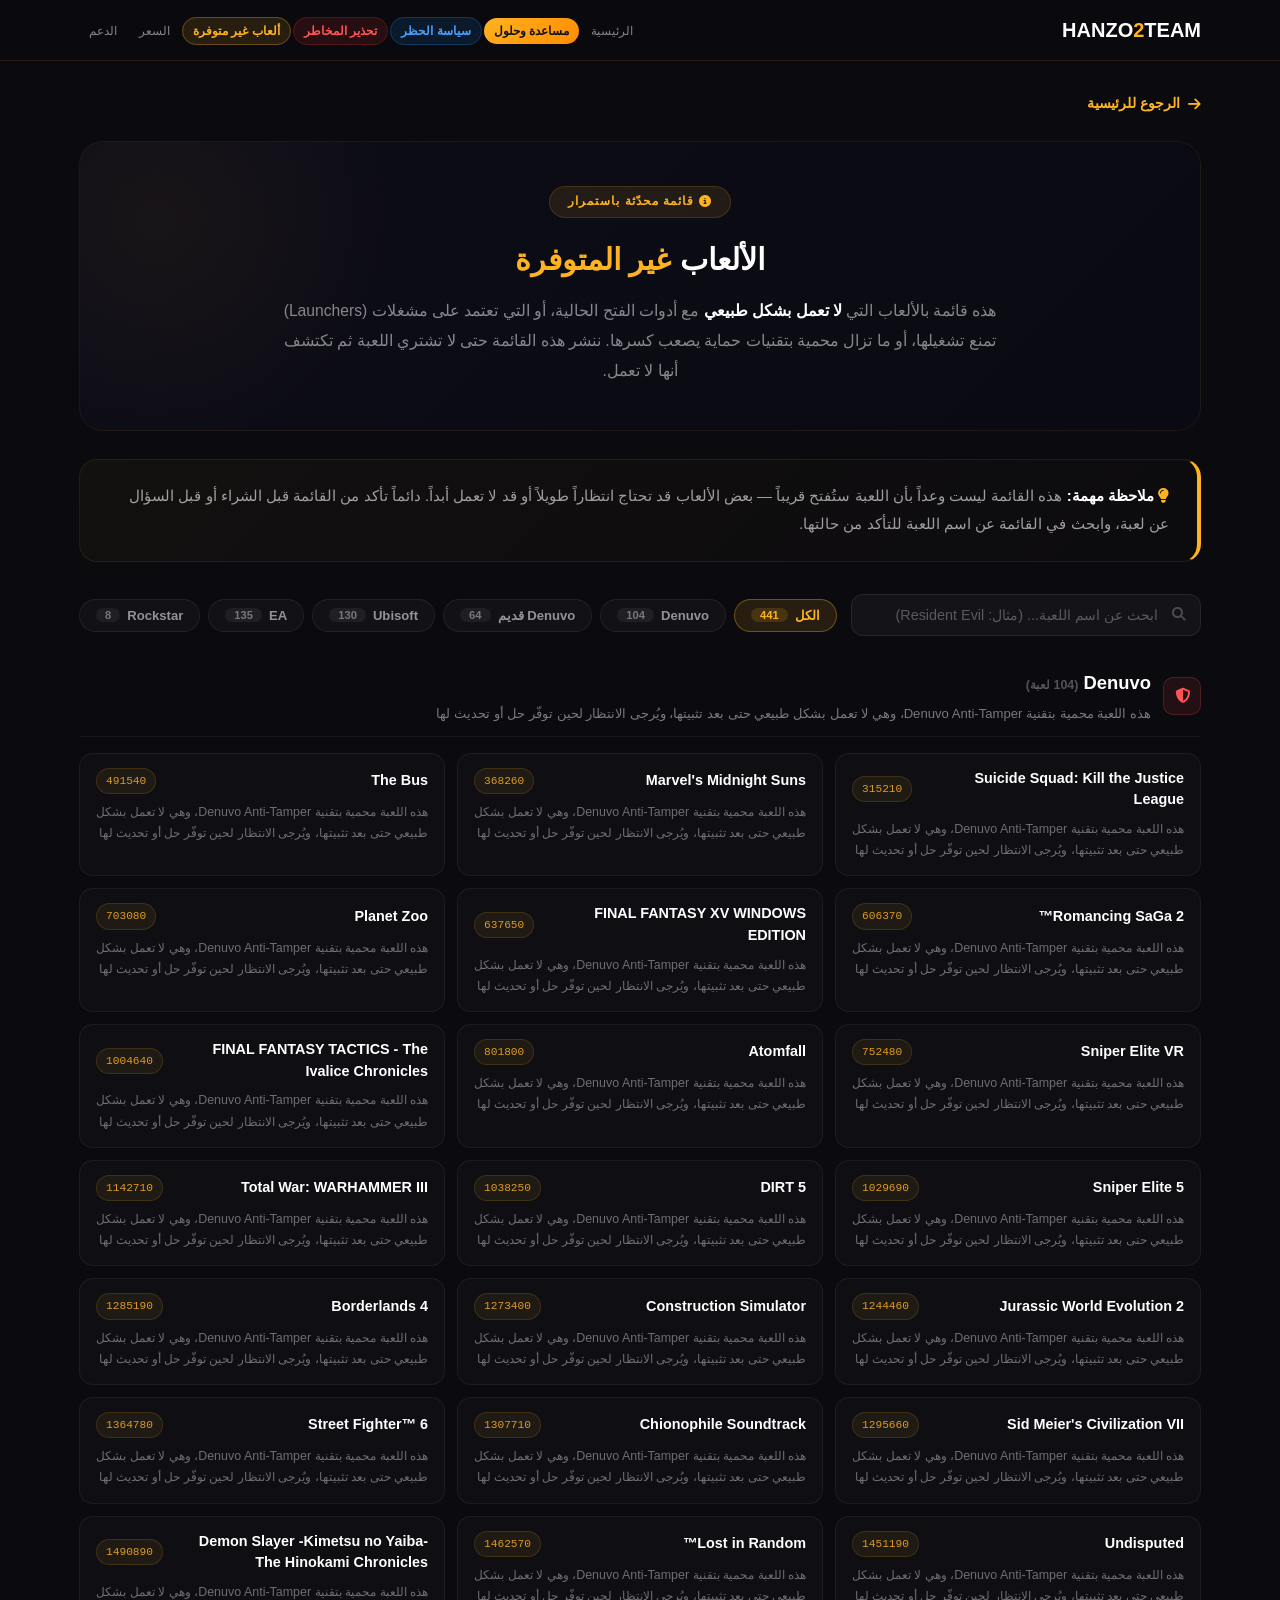
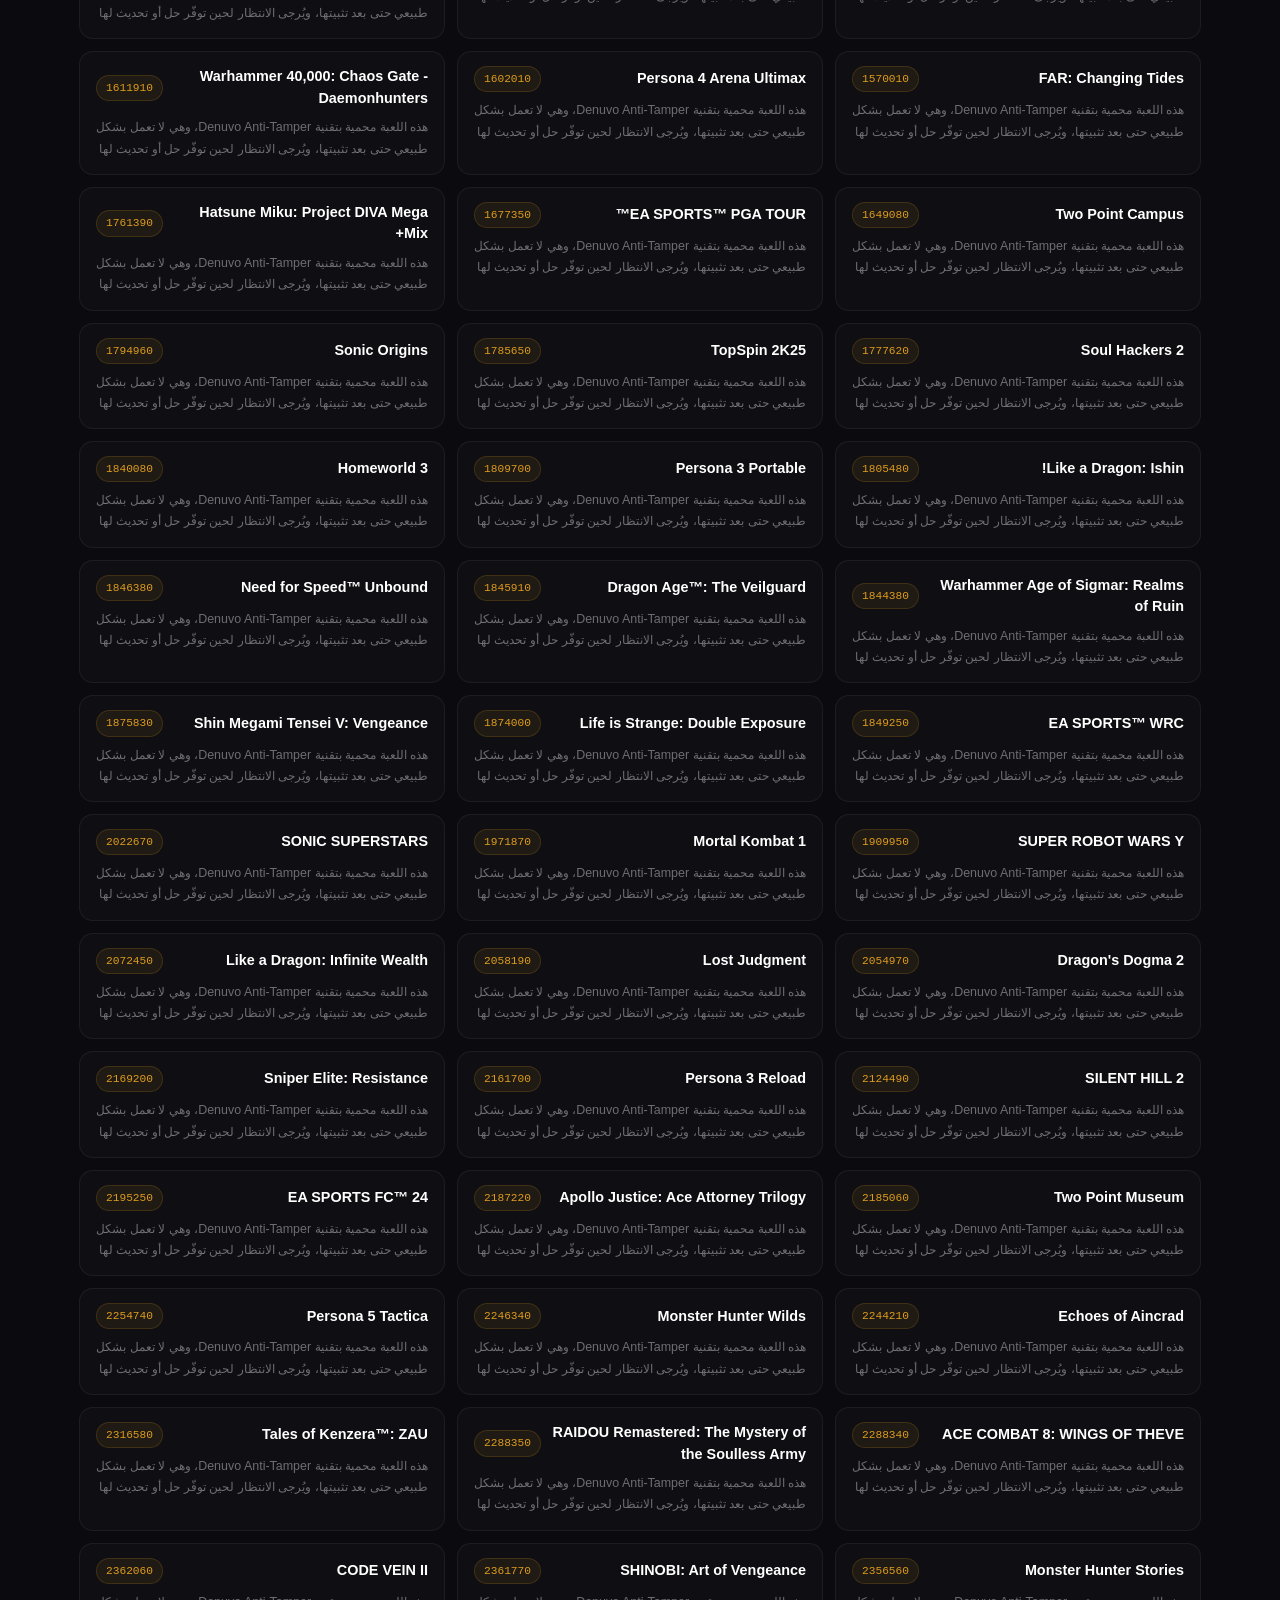
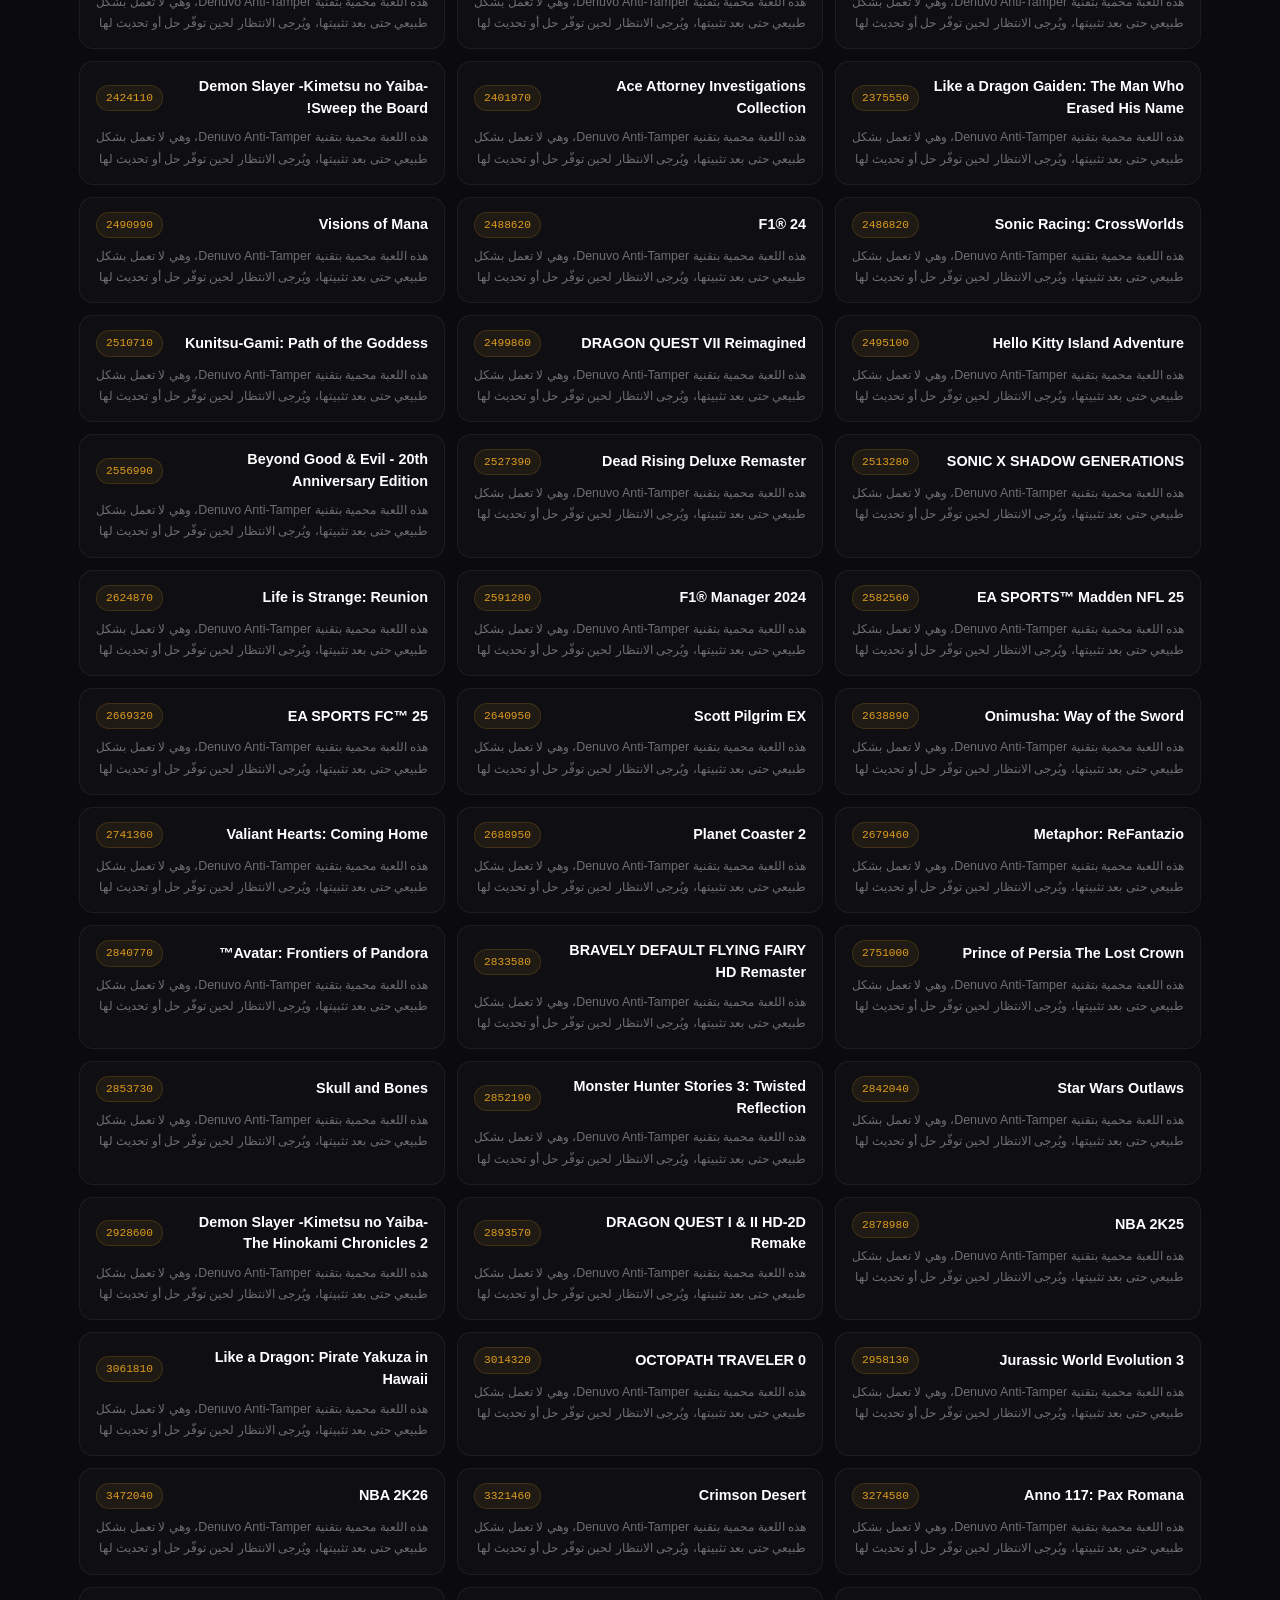
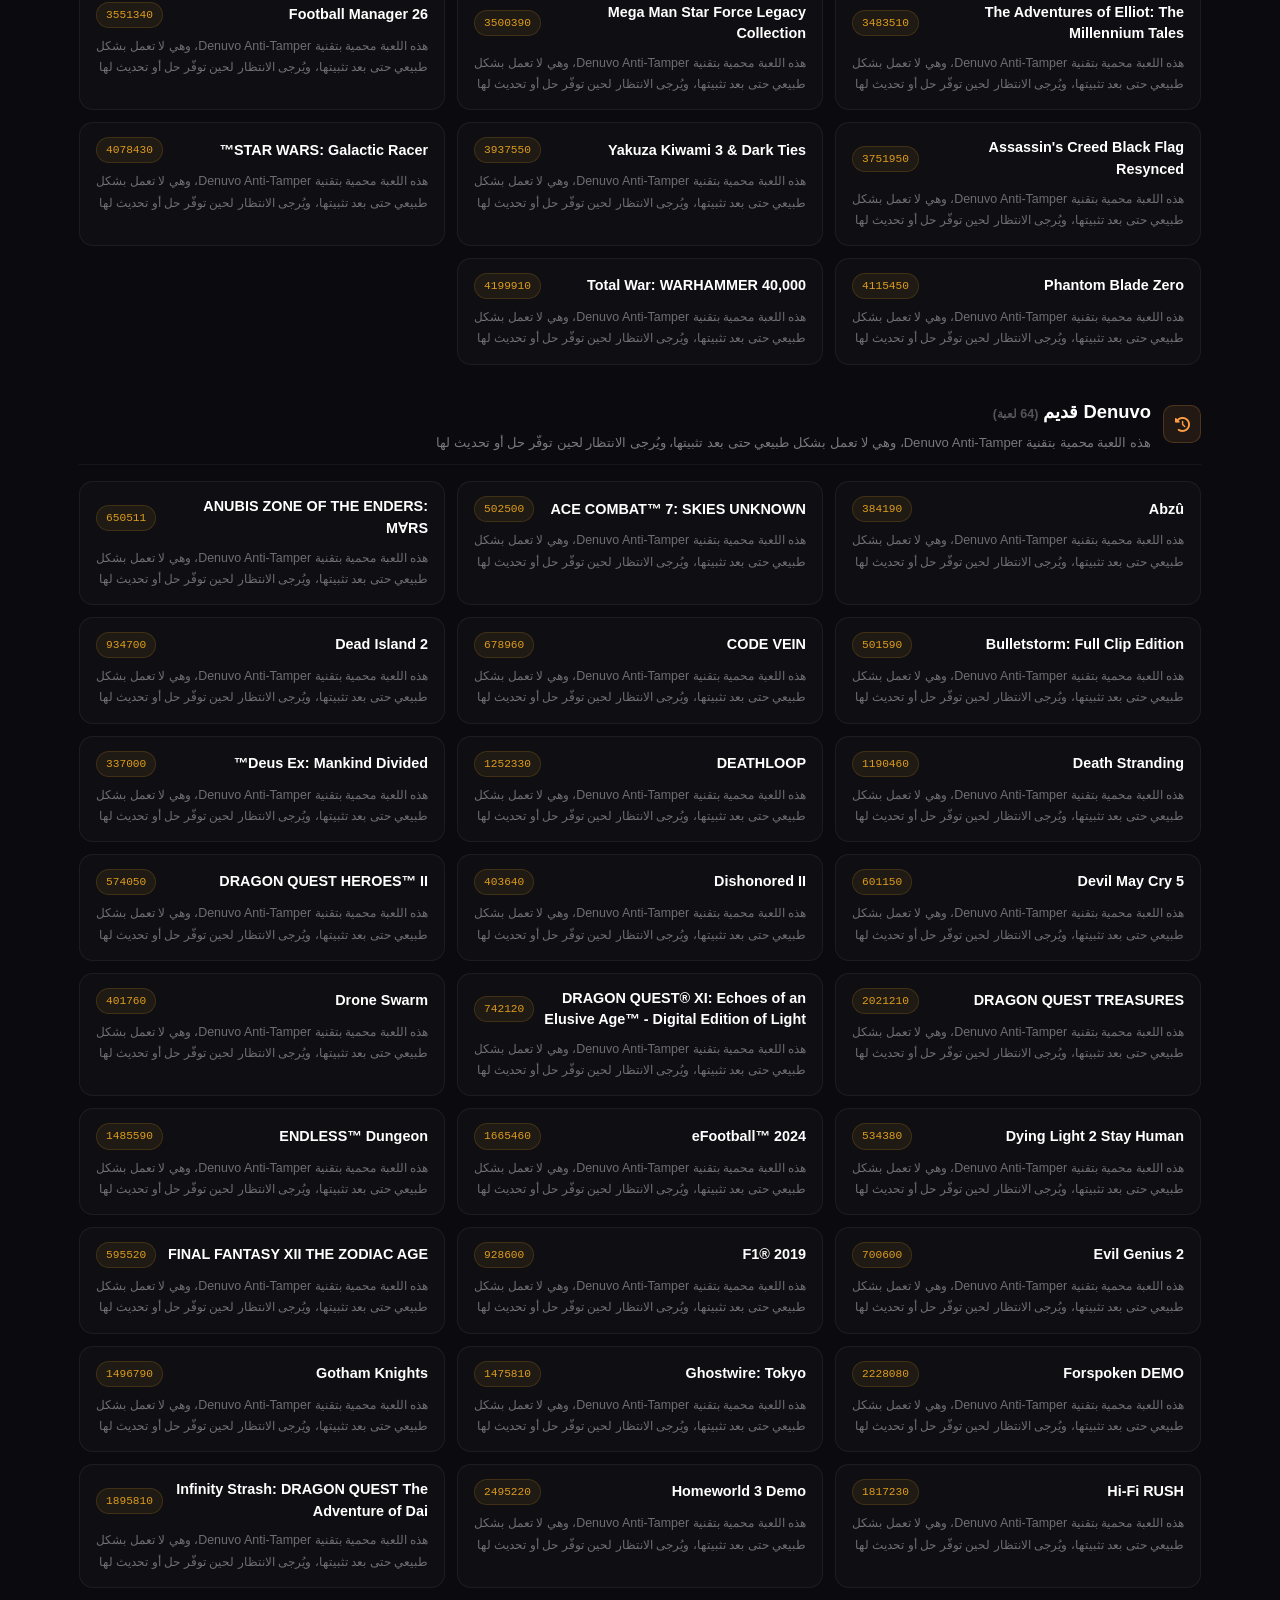
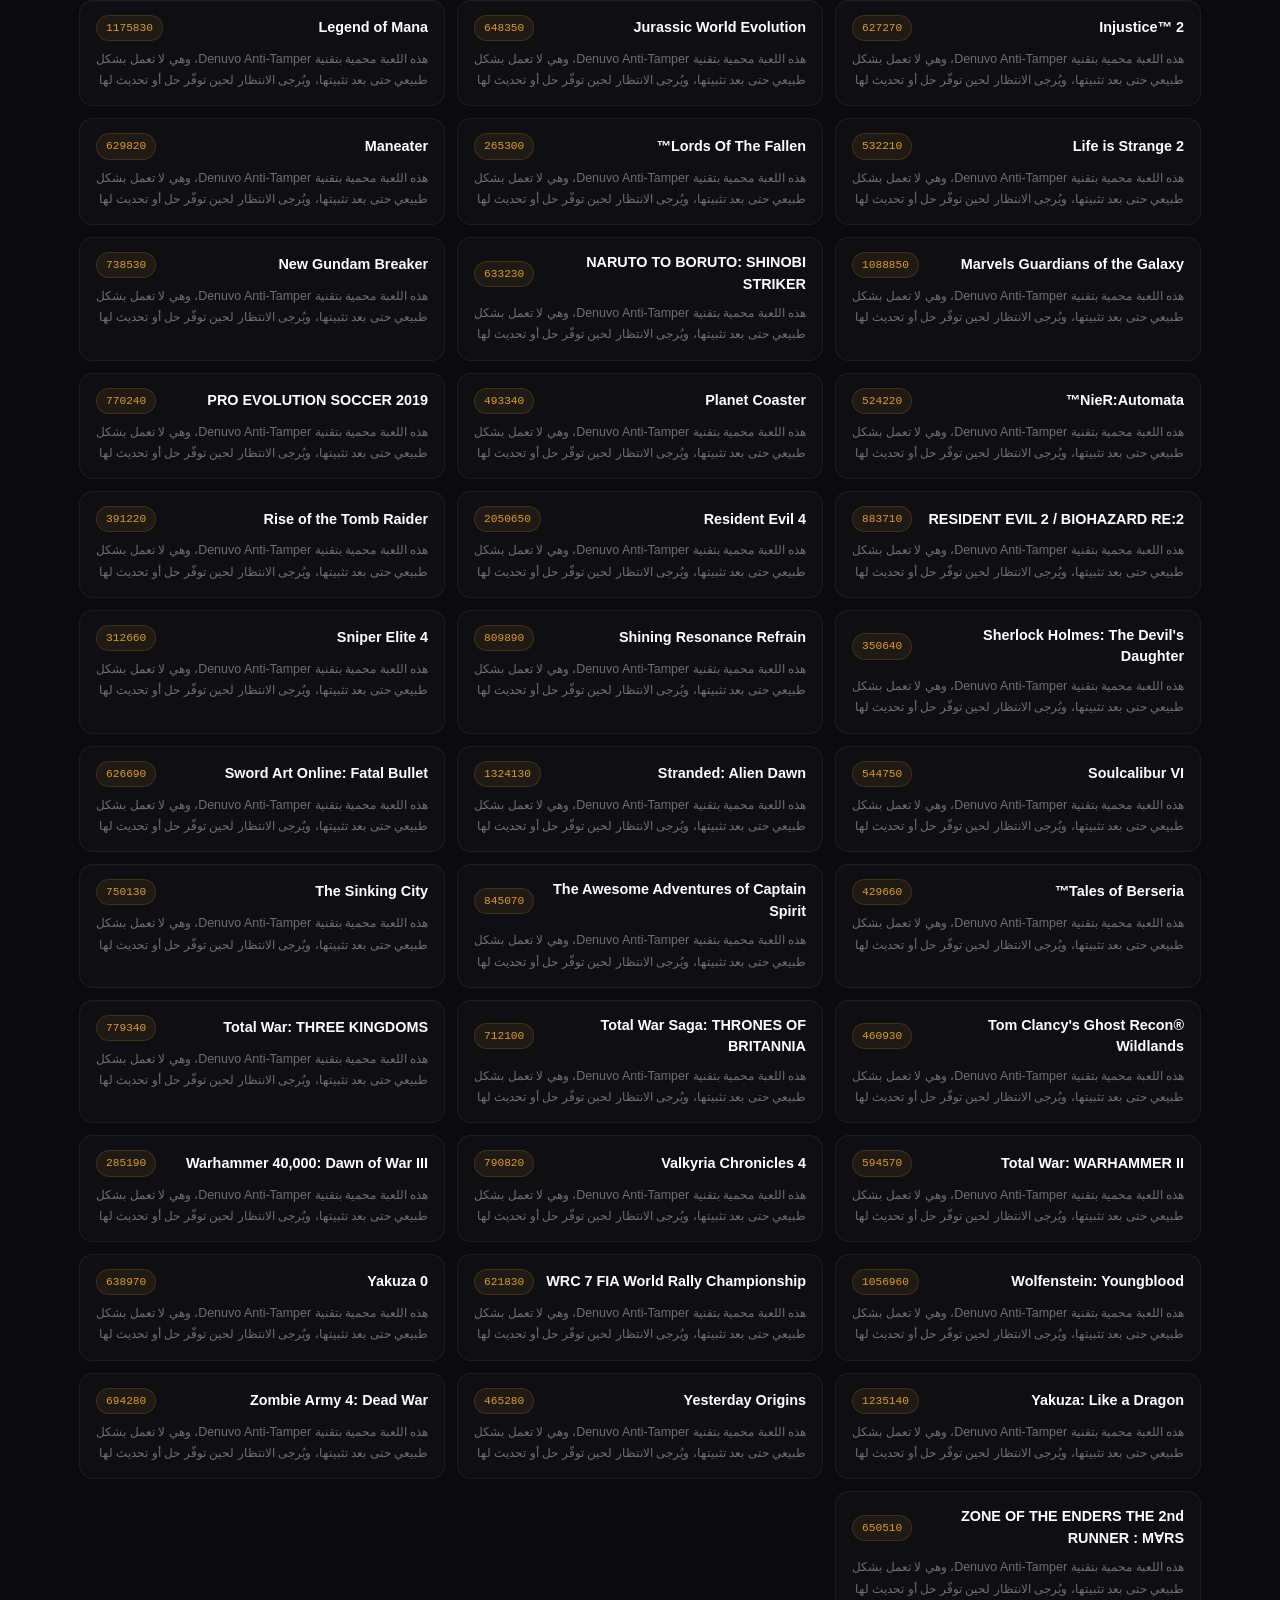
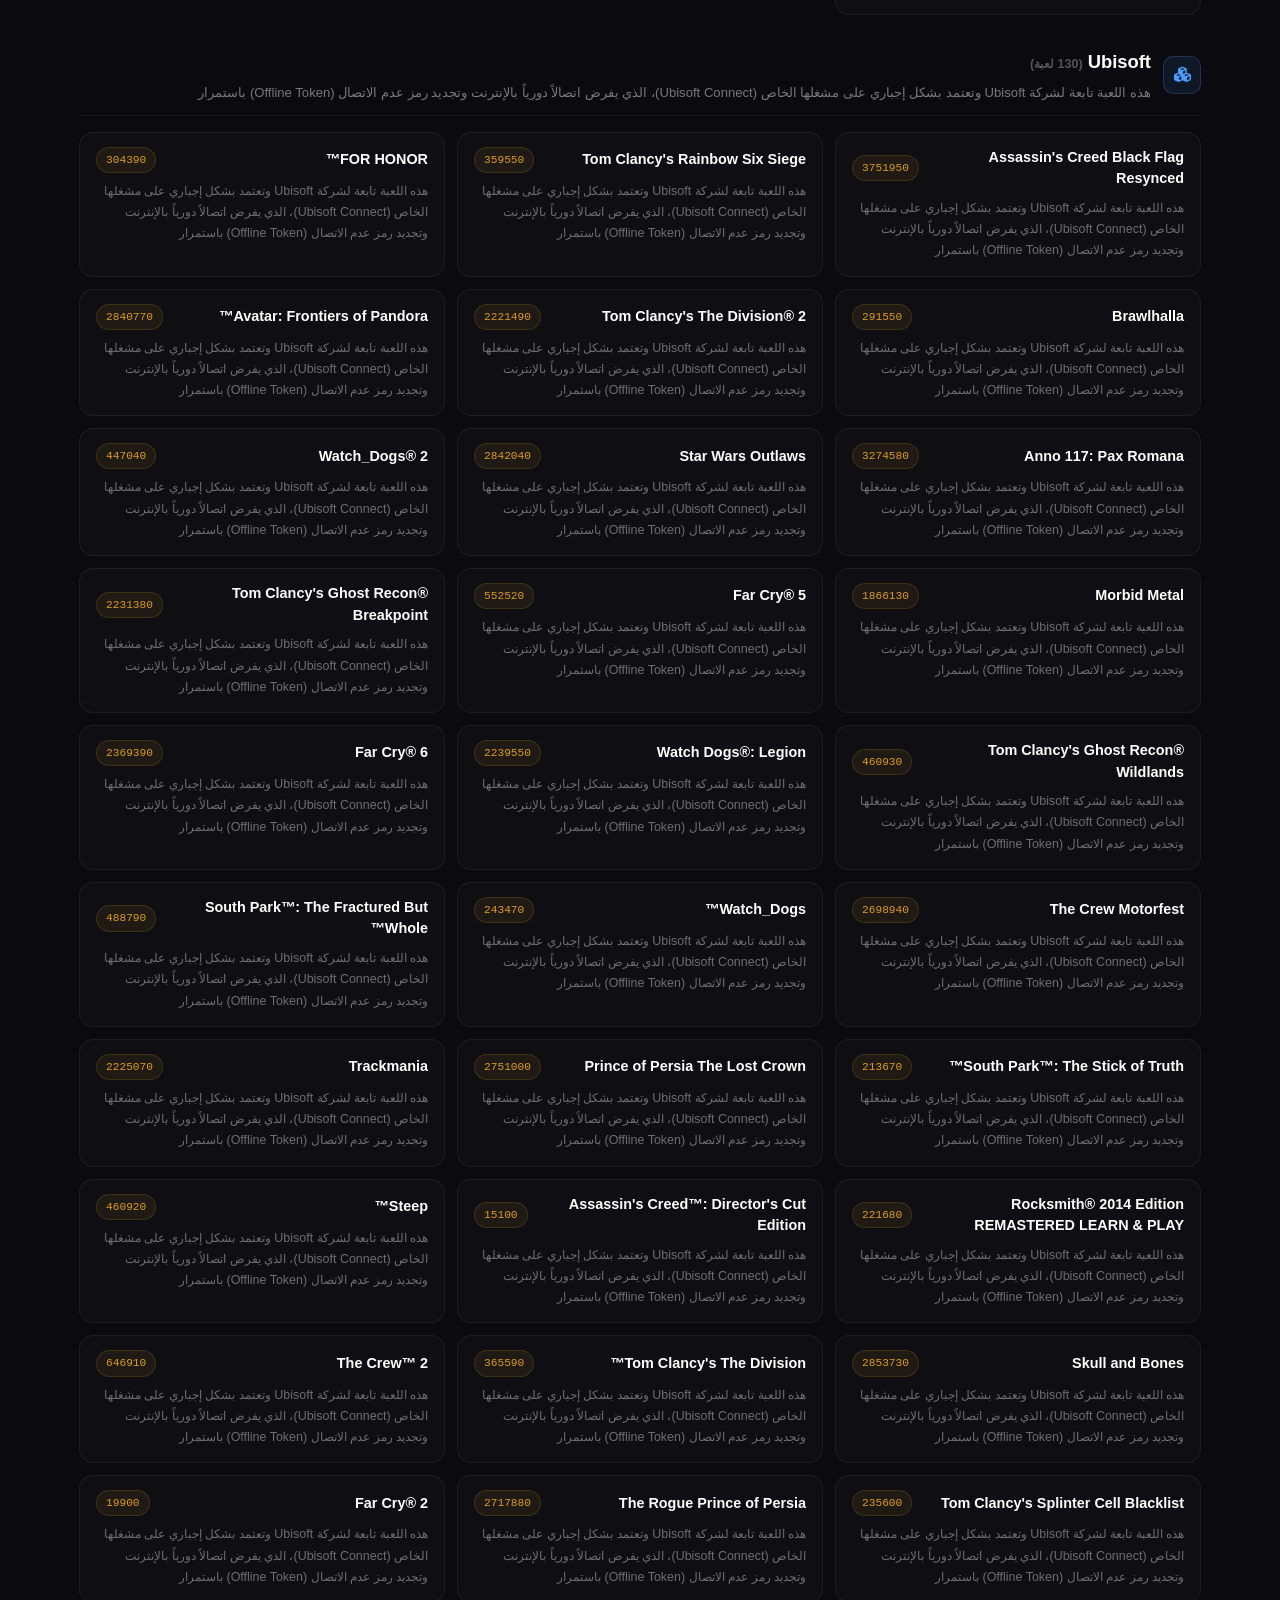
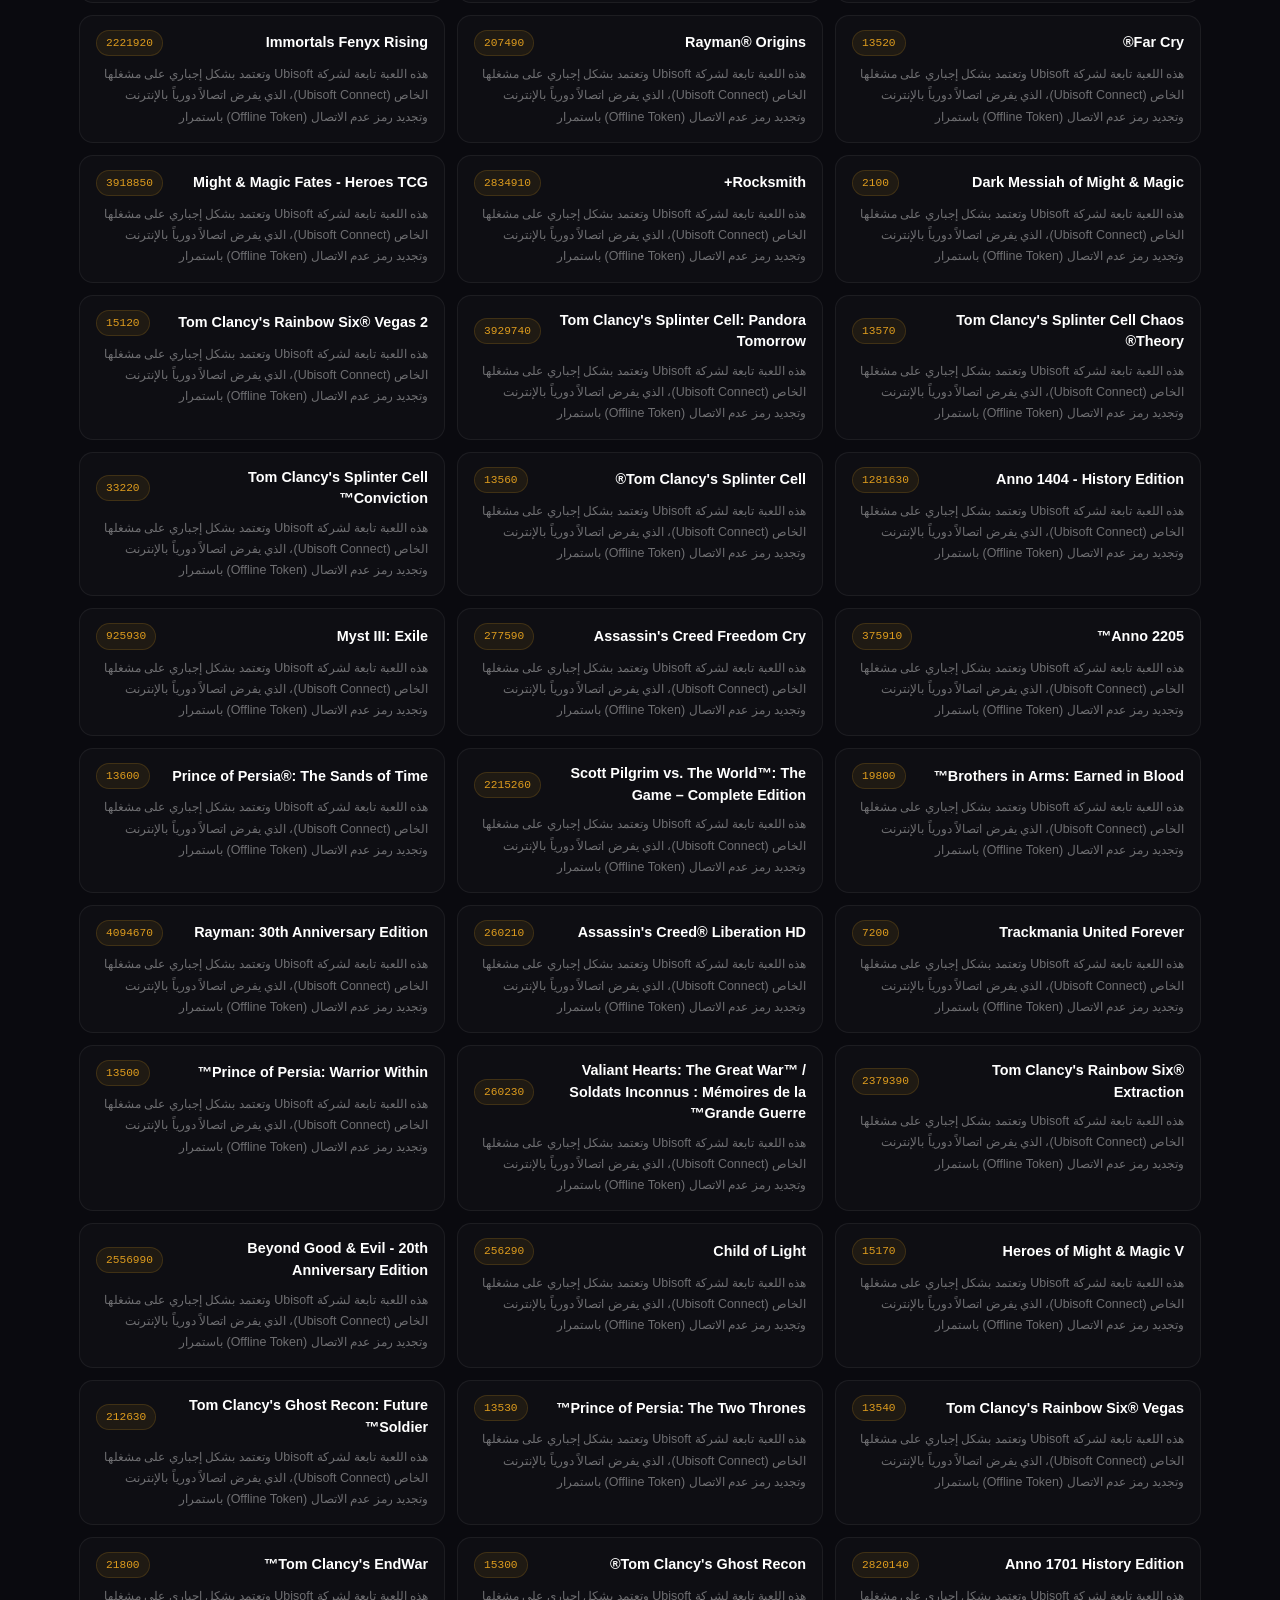
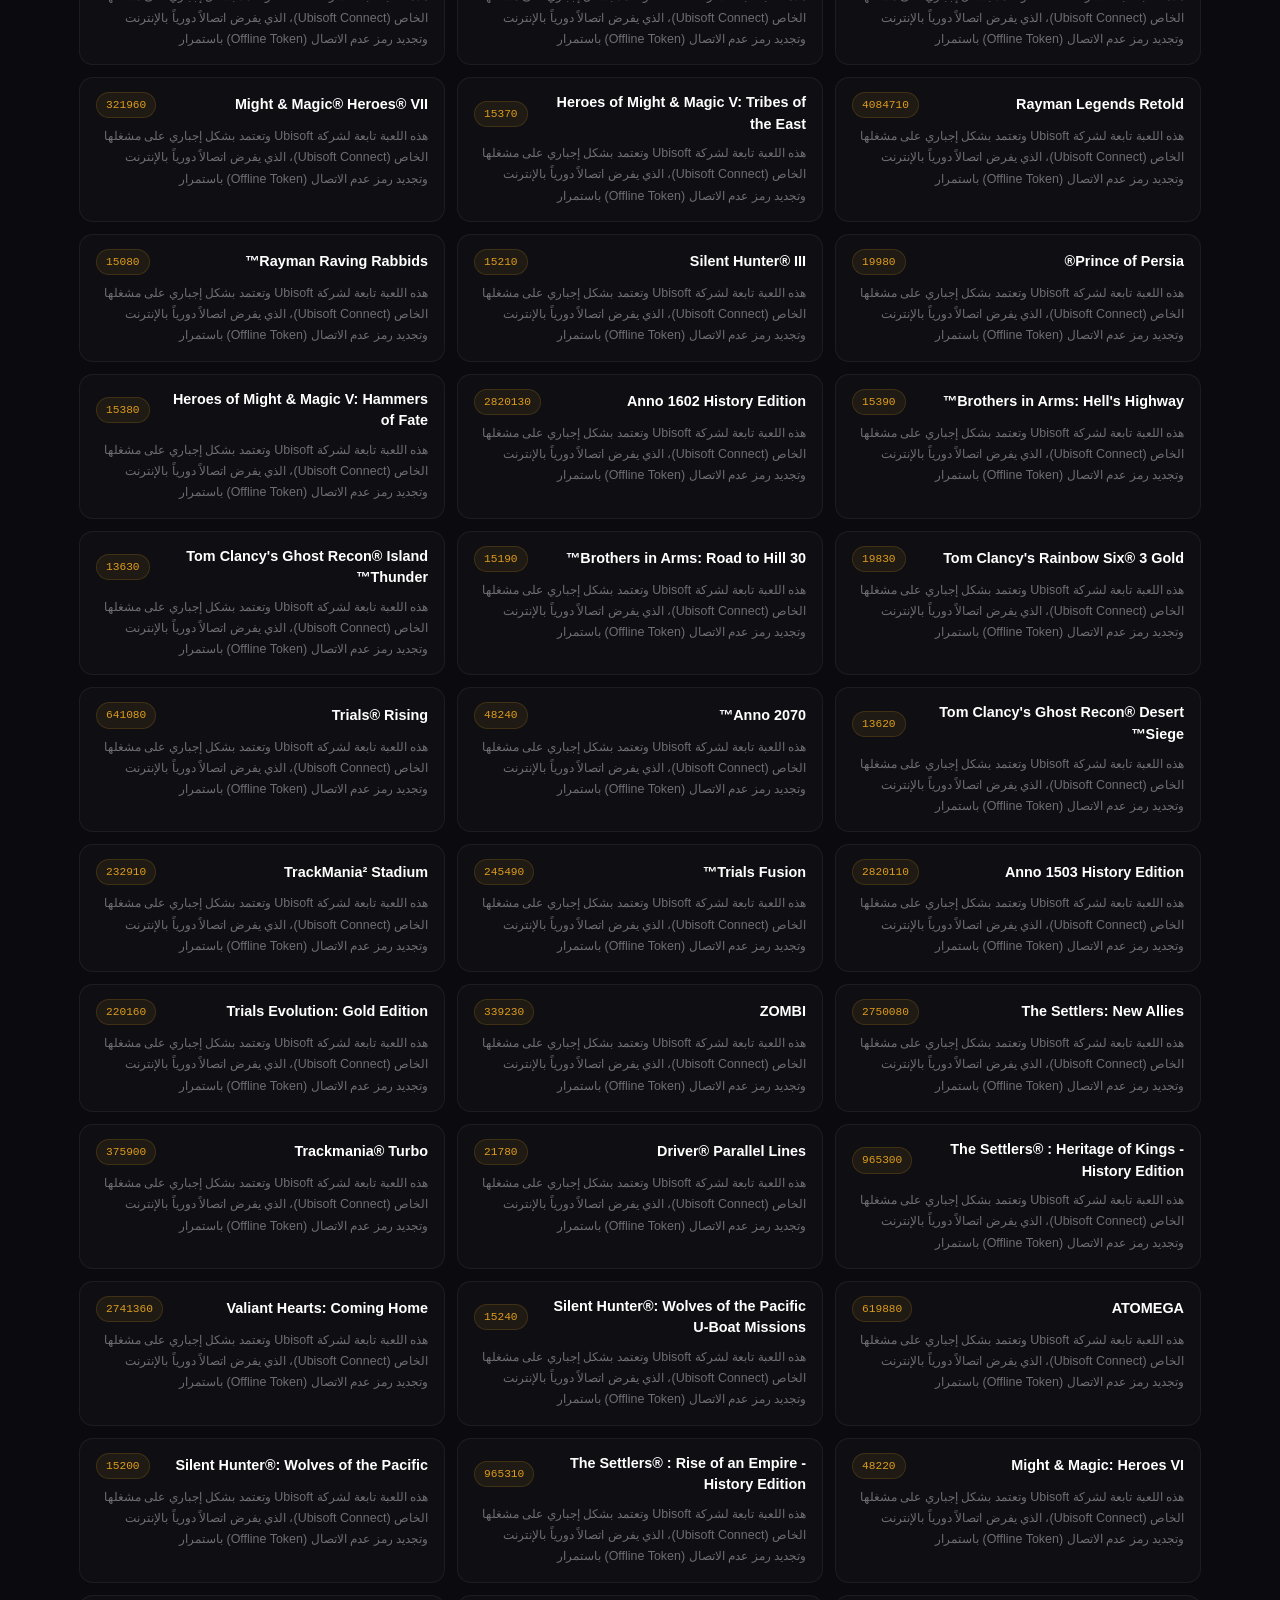
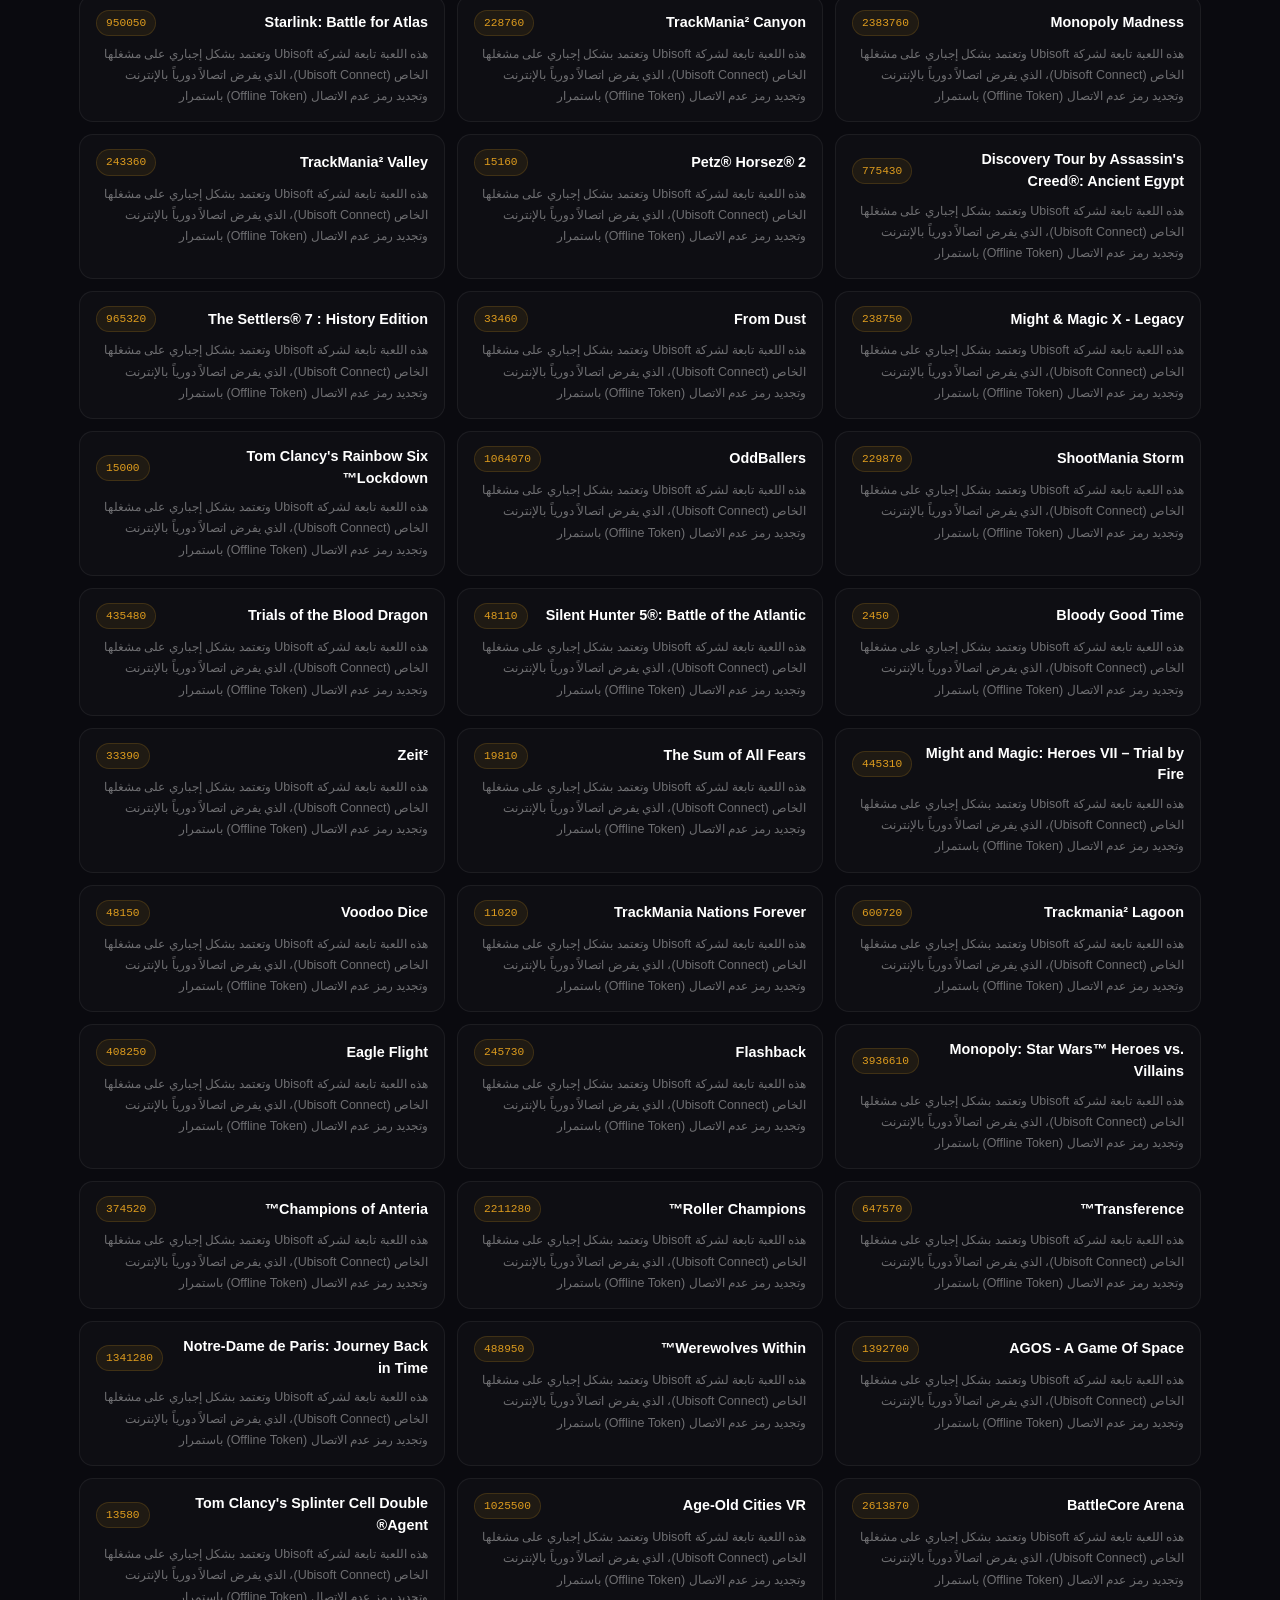
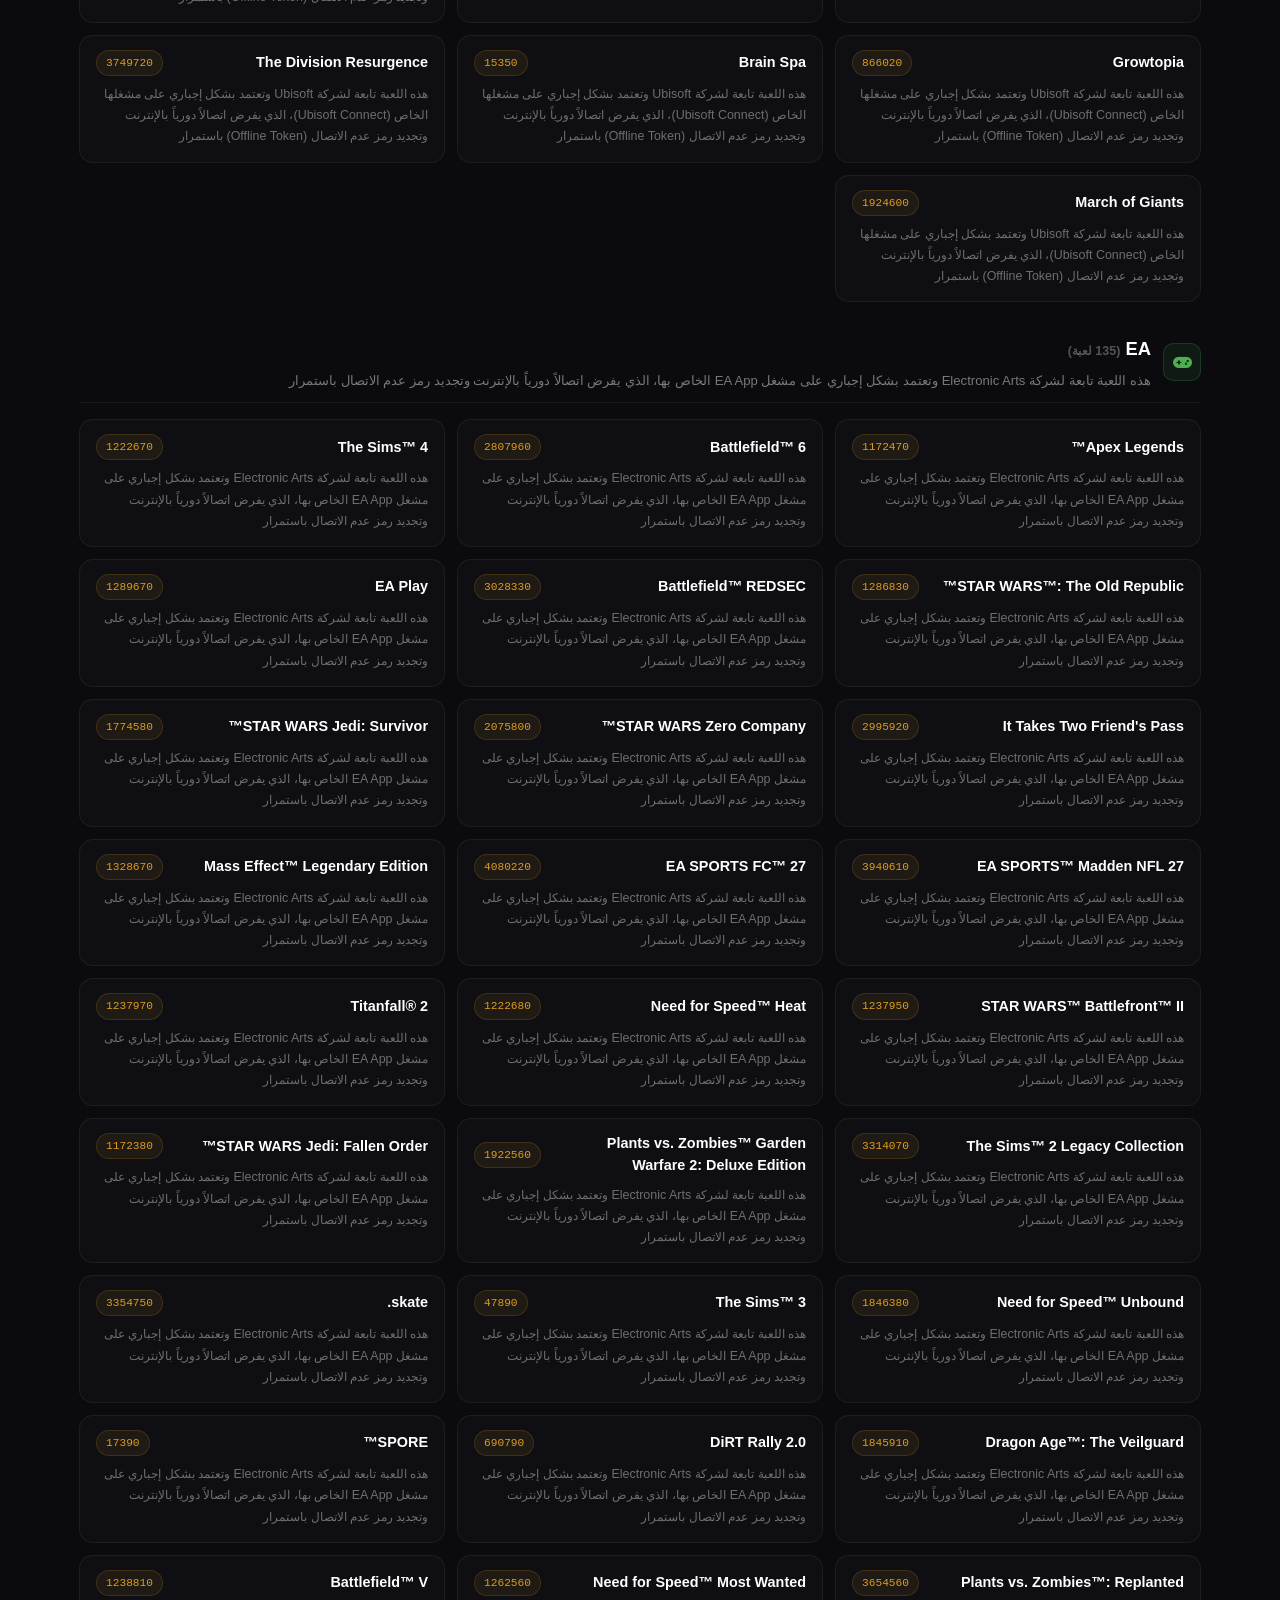
<file: broken-games.html>
<!DOCTYPE html>
<html lang="ar" dir="rtl">
<head>
  <meta charset="UTF-8">
  <meta name="viewport" content="width=device-width, initial-scale=1.0">
  <title>HANZO2TEAM – الألعاب غير المتوفرة</title>
  <link rel="stylesheet" href="style.css">
  <link rel="stylesheet" href="https://cdnjs.cloudflare.com/ajax/libs/font-awesome/6.5.0/css/all.min.css">
  <style>
    * { cursor: default; }
    .page-wrap { padding-top: 90px; }
    .back-link {
      display: inline-flex; align-items: center; gap: 8px;
      color: #ffb320; text-decoration: none; font-weight: 600;
      margin-bottom: 24px; transition: opacity 0.3s; font-size: 0.9rem;
    }
    .back-link:hover { opacity: 0.7; cursor: pointer; }

    .bg-hero {
      background: linear-gradient(135deg, #0d0d18, #0a0a12);
      border: 1px solid rgba(255,179,32,0.08);
      border-radius: 24px; padding: 44px 40px; margin-bottom: 28px;
      text-align: center; position: relative; overflow: hidden;
    }
    .bg-hero::before {
      content: ''; position: absolute; width: 480px; height: 480px;
      background: radial-gradient(circle, rgba(255,179,32,0.05) 0%, transparent 70%);
      top: -160px; left: -160px;
    }
    .bg-hero .badge {
      display: inline-block; background: rgba(255,179,32,0.1); color: #ffb320;
      padding: 4px 18px; border-radius: 50px; font-size: 0.75rem; font-weight: 700;
      letter-spacing: 1px; margin-bottom: 14px; border: 1px solid rgba(255,179,32,0.15);
    }
    .bg-hero h1 { font-size: 1.9rem; font-weight: 800; color: #fff; margin-bottom: 10px; }
    .bg-hero h1 .hl { color: #ffb320; }
    .bg-hero p { color: rgba(255,255,255,0.5); font-size: 0.98rem; max-width: 720px; margin: 0 auto; line-height: 1.9; }

    .bg-note {
      background: linear-gradient(135deg, rgba(255,179,32,0.04), rgba(255,179,32,0.01));
      border: 1px solid rgba(255,179,32,0.1); border-radius: 18px;
      padding: 22px 28px; margin-bottom: 32px; border-right: 4px solid #ffb320;
    }
    .bg-note p { color: rgba(255,255,255,0.6); line-height: 1.9; font-size: 0.94rem; margin: 0; }
    .bg-note strong { color: #fff; }

    .controls {
      display: flex; gap: 14px; align-items: center;
      flex-wrap: wrap; margin-bottom: 22px;
    }
    .search-box {
      flex: 1; min-width: 240px; position: relative;
    }
    .search-box input {
      width: 100%; background: rgba(255,255,255,0.04);
      border: 1px solid rgba(255,255,255,0.08); border-radius: 12px;
      color: #fff; padding: 12px 42px 12px 14px; font-size: 0.9rem;
      font-family: inherit; outline: none; transition: border-color 0.3s;
    }
    .search-box input:focus { border-color: rgba(255,179,32,0.4); }
    .search-box input::placeholder { color: rgba(255,255,255,0.3); }
    .search-box i {
      position: absolute; right: 15px; top: 50%; transform: translateY(-50%);
      color: rgba(255,255,255,0.25); font-size: 0.85rem;
    }

    .tabs { display: flex; gap: 8px; flex-wrap: wrap; }
    .tab {
      background: rgba(255,255,255,0.03); border: 1px solid rgba(255,255,255,0.07);
      color: rgba(255,255,255,0.55); border-radius: 50px;
      padding: 8px 16px; font-size: 0.82rem; font-weight: 600; font-family: inherit;
      transition: all 0.3s; display: inline-flex; align-items: center; gap: 7px;
    }
    .tab:hover { color: #fff; border-color: rgba(255,179,32,0.3); cursor: pointer; }
    .tab .t-count {
      background: rgba(255,255,255,0.06); color: rgba(255,255,255,0.4);
      font-size: 0.7rem; padding: 1px 9px; border-radius: 50px;
    }
    .tab.active {
      background: rgba(255,179,32,0.12); border-color: rgba(255,179,32,0.35);
      color: #ffb320; cursor: default;
    }
    .tab.active .t-count { background: rgba(255,179,32,0.15); color: #ffb320; }

    .cat-header {
      display: flex; align-items: center; gap: 12px; margin: 30px 0 16px;
      padding-bottom: 10px; border-bottom: 1px solid rgba(255,255,255,0.05);
    }
    .cat-header .c-ico {
      width: 38px; height: 38px; border-radius: 10px; flex-shrink: 0;
      display: flex; align-items: center; justify-content: center; font-size: 0.95rem;
    }
    .cat-header h2 { font-size: 1.15rem; font-weight: 700; color: #fff; margin: 0; }
    .cat-header .c-count { color: rgba(255,255,255,0.3); font-size: 0.78rem; }
    .cat-header .c-issue { color: rgba(255,255,255,0.45); font-size: 0.82rem; margin-top: 3px; }

    .games-grid {
      display: grid; grid-template-columns: repeat(auto-fill, minmax(300px, 1fr));
      gap: 12px; margin-bottom: 30px;
    }
    .game-card {
      background: rgba(255,255,255,0.02);
      border: 1px solid rgba(255,255,255,0.06); border-radius: 14px;
      padding: 14px 16px; display: flex; flex-direction: column; gap: 8px;
      transition: border-color 0.3s, background 0.3s;
    }
    .game-card:hover { border-color: rgba(255,179,32,0.25); background: rgba(255,255,255,0.03); }
    .game-card .g-top { display: flex; align-items: center; justify-content: space-between; gap: 10px; }
    .game-card .g-name { color: #fff; font-weight: 600; font-size: 0.9rem; line-height: 1.5; }
    .game-card .g-appid {
      color: rgba(255,179,32,0.85); font-size: 0.7rem; font-family: monospace;
      text-decoration: none; white-space: nowrap;
      background: rgba(255,179,32,0.07); border: 1px solid rgba(255,179,32,0.15);
      padding: 2px 9px; border-radius: 50px;
    }
    .game-card .g-appid:hover { color: #ffb320; cursor: pointer; }
    .game-card .g-issue { color: rgba(255,255,255,0.4); font-size: 0.78rem; line-height: 1.7; }

    .empty-state {
      text-align: center; padding: 60px 20px; color: rgba(255,255,255,0.35);
      border: 1px dashed rgba(255,255,255,0.08); border-radius: 16px;
    }
    .empty-state i { font-size: 2rem; margin-bottom: 12px; color: rgba(255,179,32,0.4); }

    @media (max-width: 600px) {
      .bg-hero { padding: 30px 20px; }
      .bg-hero h1 { font-size: 1.4rem; }
      .games-grid { grid-template-columns: 1fr; }
    }
  </style>
</head>
<body>

  <nav class="navbar" id="navbar">
    <div class="container nav-container">
      <a href="index.html" class="nav-logo">HANZO<span class="gold">2</span>TEAM</a>
      <ul class="nav-menu" id="navMenu">
        <li><a href="index.html" class="nav-link">الرئيسية</a></li>
        <li><a href="help.html" class="nav-link nav-help">مساعدة وحلول</a></li>
        <li><a href="policy.html" class="nav-link nav-policy">سياسة الحظر</a></li>
        <li><a href="dangers.html" class="nav-link nav-danger">تحذير المخاطر</a></li>
        <li><a href="broken-games.html" class="nav-link nav-unavail active">ألعاب غير متوفرة</a></li>
        <li><a href="index.html#pricing" class="nav-link">السعر</a></li>
        <li><a href="index.html#contact" class="nav-link">الدعم</a></li>
      </ul>
    </div>
  </nav>

  <div class="container page-wrap">

    <a href="index.html" class="back-link"><i class="fas fa-arrow-right"></i> الرجوع للرئيسية</a>

    <div class="bg-hero">
      <div class="badge"><i class="fas fa-circle-info"></i> قائمة محدّثة باستمرار</div>
      <h1>الألعاب <span class="hl">غير المتوفرة</span></h1>
      <p>هذه قائمة بالألعاب التي <strong style="color:#fff;">لا تعمل بشكل طبيعي</strong> مع أدوات الفتح الحالية، أو التي تعتمد على مشغلات (Launchers) تمنع تشغيلها، أو ما تزال محمية بتقنيات حماية يصعب كسرها. ننشر هذه القائمة حتى لا تشتري اللعبة ثم تكتشف أنها لا تعمل.</p>
    </div>

    <div class="bg-note">
      <p><i class="fas fa-lightbulb" style="color:#ffb320;"></i> <strong>ملاحظة مهمة:</strong> هذه القائمة ليست وعداً بأن اللعبة ستُفتح قريباً — بعض الألعاب قد تحتاج انتظاراً طويلاً أو قد لا تعمل أبداً. دائماً تأكد من القائمة قبل الشراء أو قبل السؤال عن لعبة، وابحث في القائمة عن اسم اللعبة للتأكد من حالتها.</p>
    </div>

    <div class="controls">
      <div class="search-box">
        <i class="fas fa-search"></i>
        <input type="text" id="searchInput" placeholder="ابحث عن اسم اللعبة... (مثال: Resident Evil)">
      </div>
      <div class="tabs" id="tabs"></div>
    </div>

    <div id="content"></div>

  </div>

  <footer class="footer">
    <div class="container footer-content">
      <div class="footer-logo">HANZO<span class="gold">2</span>TEAM</div>
      <p>&copy; 2026 HANZO2TEAM — جميع الحقوق محفوظة.</p>
    </div>
  </footer>

  <script src="broken-games.js"></script>
  <script>
    var CATEGORY_META = {
      denuvo:      { icon: 'fa-shield-halved', color: '#ff5555', bg: 'rgba(255,85,85,0.1)', border: 'rgba(255,85,85,0.2)' },
      denuvo_old:  { icon: 'fa-clock-rotate-left', color: '#ff9f43', bg: 'rgba(255,159,67,0.1)', border: 'rgba(255,159,67,0.2)' },
      ubisoft:     { icon: 'fa-cubes', color: '#4a9eff', bg: 'rgba(74,158,255,0.1)', border: 'rgba(74,158,255,0.2)' },
      ea:          { icon: 'fa-gamepad', color: '#4caf50', bg: 'rgba(76,175,80,0.1)', border: 'rgba(76,175,80,0.2)' },
      rockstar:    { icon: 'fa-star', color: '#ffb320', bg: 'rgba(255,179,32,0.1)', border: 'rgba(255,179,32,0.2)' }
    };
    var CATEGORY_ORDER = ['denuvo', 'denuvo_old', 'ubisoft', 'ea', 'rockstar'];
    var activeTab = 'all';
    var searchTerm = '';

    function totalCount() {
      var t = 0;
      for (var k in BROKEN_GAMES) { if (BROKEN_GAMES.hasOwnProperty(k)) t += BROKEN_GAMES[k].games.length; }
      return t;
    }

    function buildTabs() {
      var html = '<button class="tab active" data-cat="all" onclick="setTab(this, \'all\')">الكل <span class="t-count">' + totalCount() + '</span></button>';
      CATEGORY_ORDER.forEach(function (key) {
        var cat = BROKEN_GAMES[key];
        html += '<button class="tab" data-cat="' + key + '" onclick="setTab(this, \'' + key + '\')">' + cat.label + ' <span class="t-count">' + cat.games.length + '</span></button>';
      });
      document.getElementById('tabs').innerHTML = html;
    }

    function setTab(el, key) {
      activeTab = key;
      var tabs = document.querySelectorAll('.tab');
      for (var i = 0; i < tabs.length; i++) {
        if (tabs[i].dataset.cat === key) tabs[i].classList.add('active');
        else tabs[i].classList.remove('active');
      }
      render();
    }

    function escapeHtml(str) {
      return str.replace(/&/g, '&amp;').replace(/</g, '&lt;').replace(/>/g, '&gt;').replace(/"/g, '&quot;');
    }

    function render() {
      var content = document.getElementById('content');
      var term = searchTerm.trim().toLowerCase();
      var html = '';
      var anyShown = false;

      CATEGORY_ORDER.forEach(function (key) {
        if (activeTab !== 'all' && activeTab !== key) return;
        var cat = BROKEN_GAMES[key];
        var meta = CATEGORY_META[key];
        var list = cat.games;

        if (term) {
          list = list.filter(function (g) {
            return g[1].toLowerCase().indexOf(term) !== -1 || g[0].indexOf(term) !== -1;
          });
        }

        if (list.length > 0) anyShown = true;

        html += '<div class="cat-header">'
          + '<div class="c-ico" style="background:' + meta.bg + ';border:1px solid ' + meta.border + ';color:' + meta.color + ';"><i class="fas ' + meta.icon + '"></i></div>'
          + '<div><h2>' + cat.label + ' <span class="c-count">(' + list.length + ' لعبة)</span></h2>'
          + '<div class="c-issue">' + escapeHtml(cat.issue) + '</div></div></div>';

        html += '<div class="games-grid">';
        list.forEach(function (g) {
          html += '<div class="game-card">'
            + '<div class="g-top">'
            + '<span class="g-name">' + escapeHtml(g[1]) + '</span>'
            + '<a class="g-appid" href="https://store.steampowered.com/app/' + g[0] + '" target="_blank" title="فتح صفحة اللعبة في متجر ستيم">' + g[0] + '</a>'
            + '</div>'
            + '<span class="g-issue">' + escapeHtml(cat.issue) + '</span>'
            + '</div>';
        });
        html += '</div>';
      });

      if (!anyShown) {
        html = '<div class="empty-state"><i class="fas fa-search"></i><br>لا توجد نتائج مطابقة للبحث «' + escapeHtml(searchTerm) + '»</div>';
      }

      content.innerHTML = html;
    }

    document.getElementById('searchInput').addEventListener('input', function (e) {
      searchTerm = e.target.value;
      render();
    });

    buildTabs();
    render();
  </script>

</body>
</html>
</file>
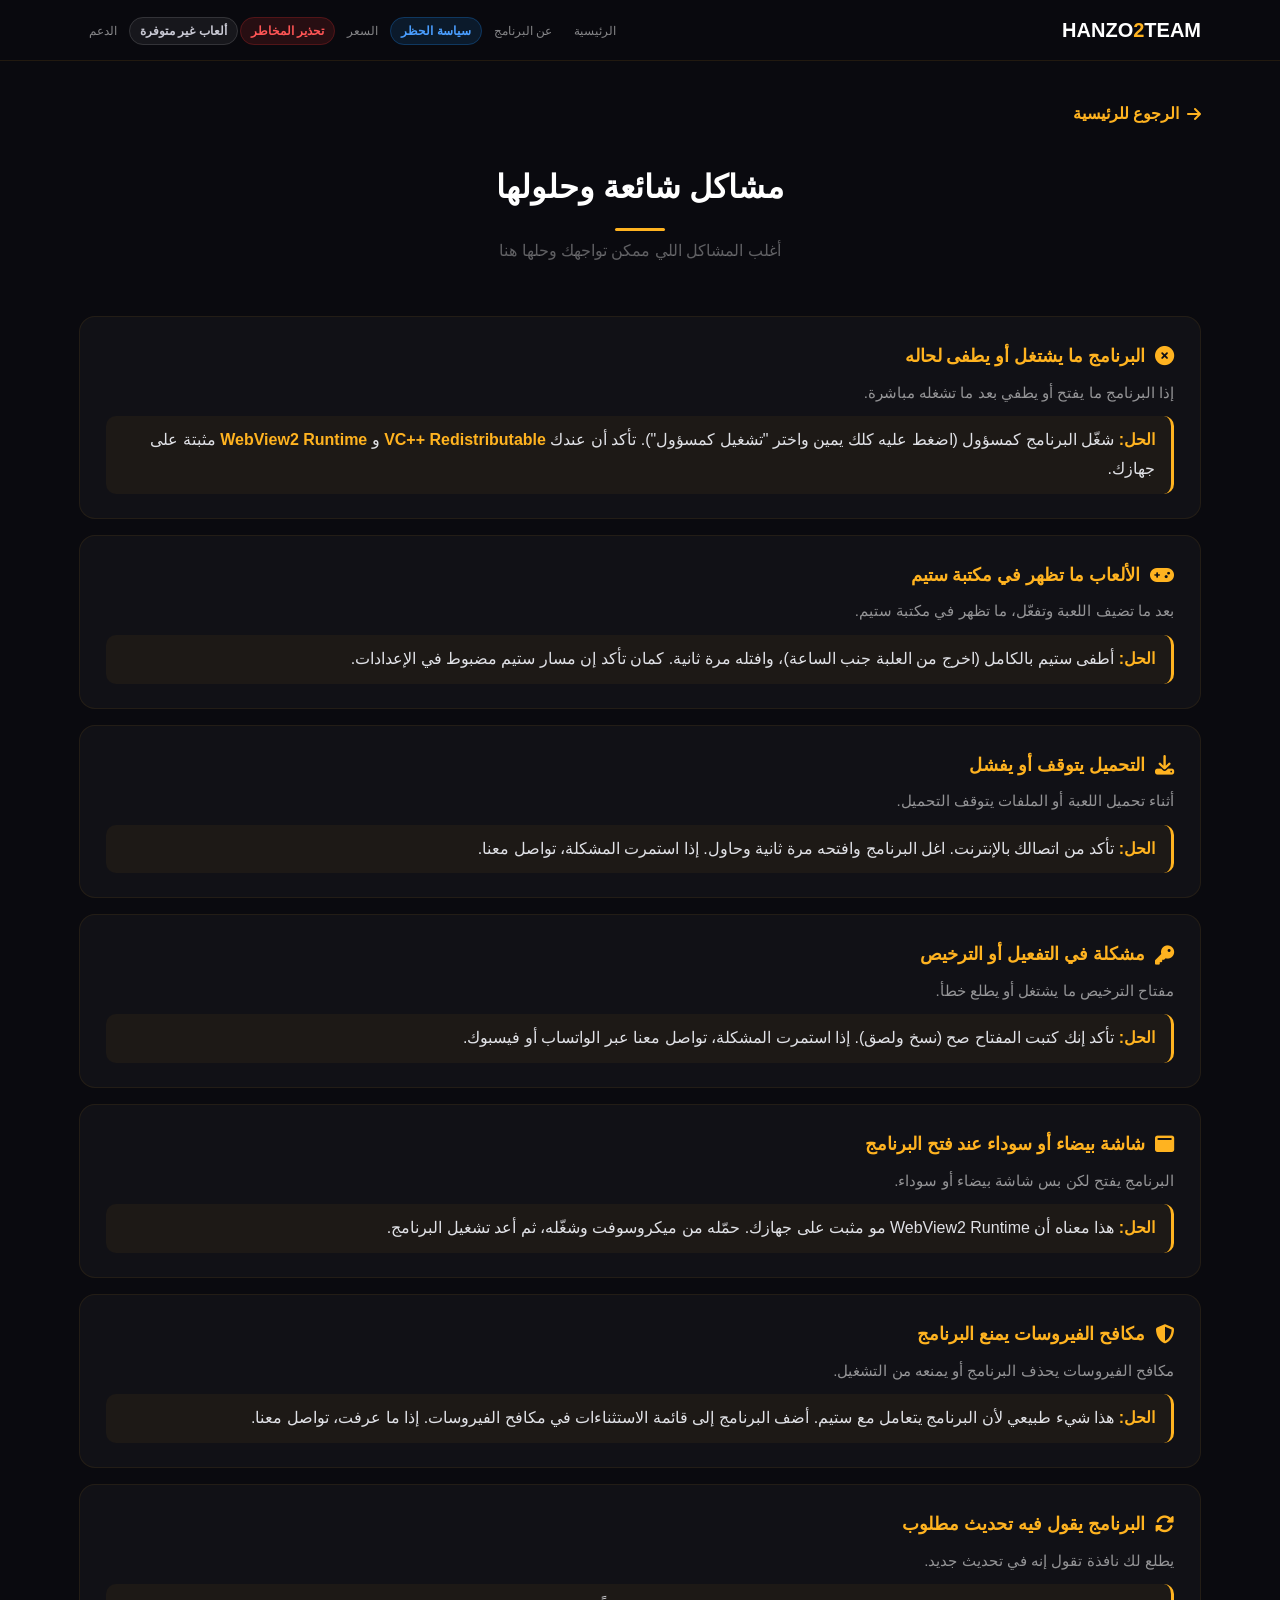
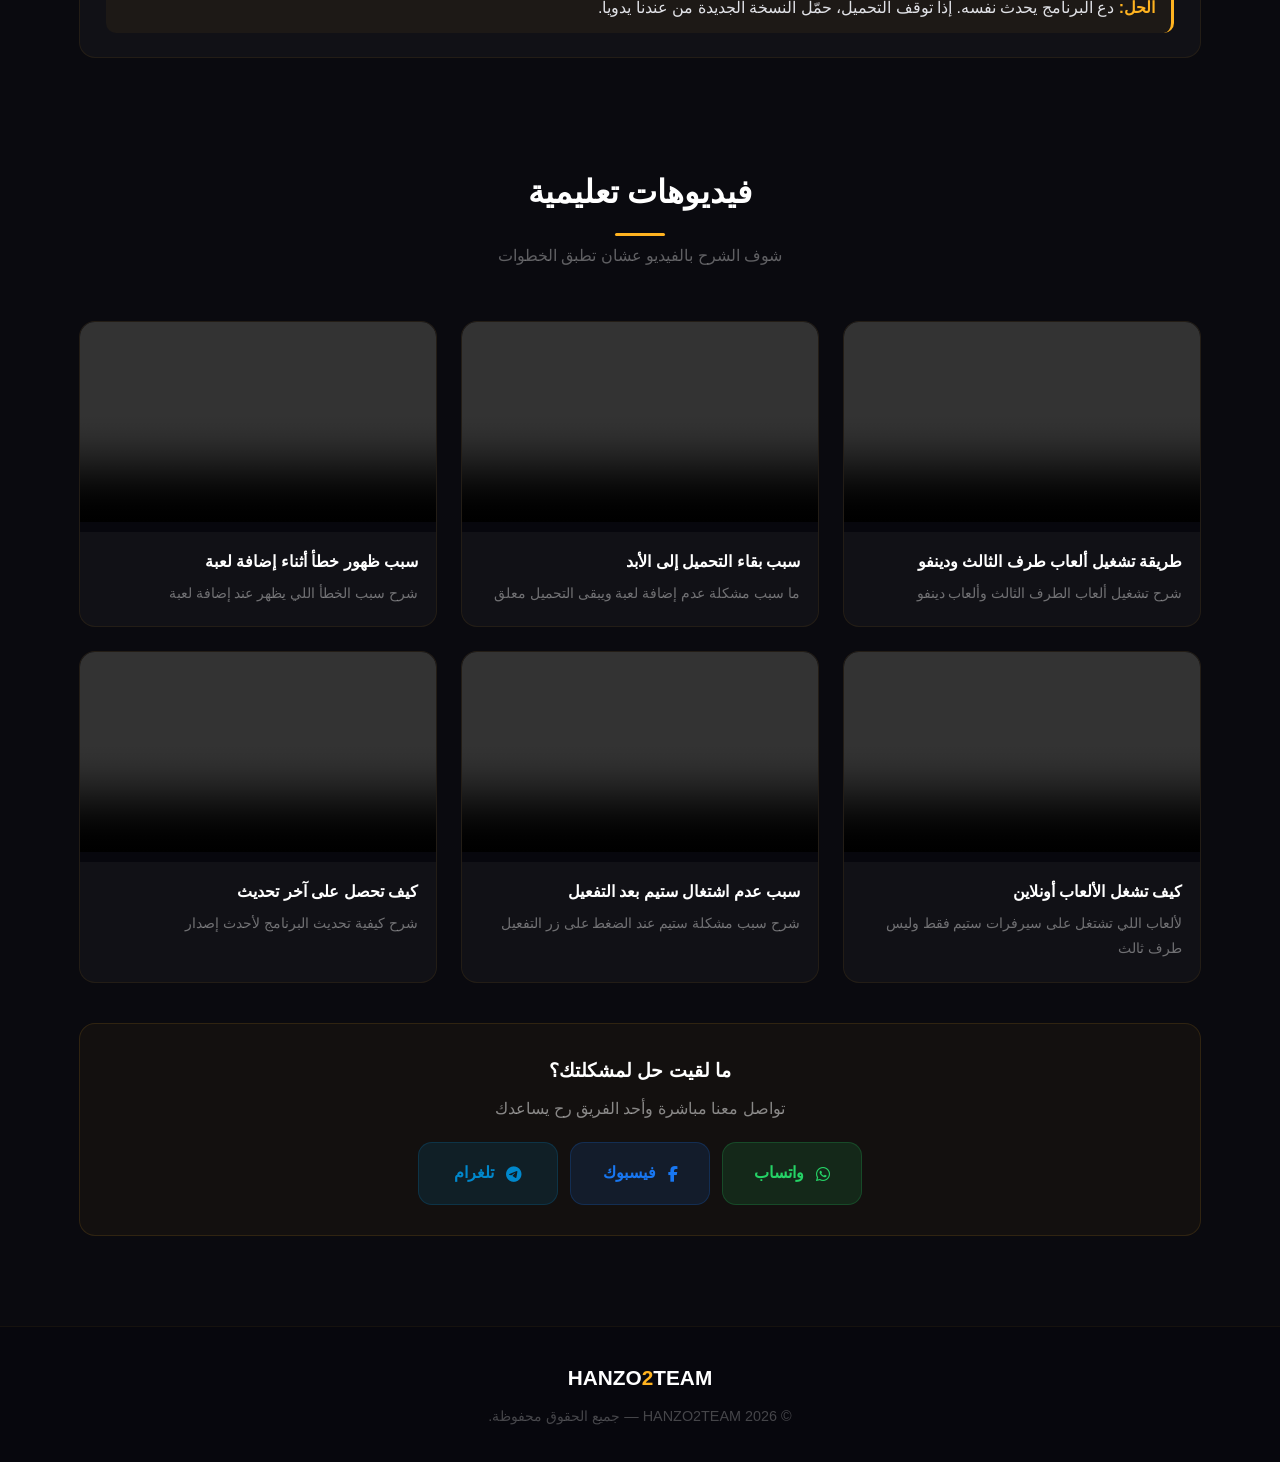
<file: help.html>
<!DOCTYPE html>
<html lang="ar" dir="rtl">
<head>
  <meta charset="UTF-8">
  <meta name="viewport" content="width=device-width, initial-scale=1.0">
  <title>HANZO2TEAM – مساعدة ودعم</title>
  <link rel="stylesheet" href="style.css">
  <link rel="stylesheet" href="https://cdnjs.cloudflare.com/ajax/libs/font-awesome/6.5.0/css/all.min.css">
  <style>
    .help-page { padding-top: 100px; }
    .back-link {
      display: inline-flex; align-items: center; gap: 8px;
      color: #ffb320; text-decoration: none; font-weight: 600;
      margin-bottom: 30px; transition: opacity 0.3s;
    }
    .back-link:hover { opacity: 0.7; }
    .problem-card {
      background: rgba(255,255,255,0.03);
      border: 1px solid rgba(255,179,32,0.08);
      border-radius: 16px; padding: 24px 26px; margin-bottom: 16px;
      transition: all 0.3s;
    }
    .problem-card:hover {
      border-color: rgba(255,179,32,0.2);
      transform: translateX(-4px);
    }
    .problem-card h3 {
      color: #ffb320; font-size: 1.1rem; margin-bottom: 6px;
      display: flex; align-items: center; gap: 10px;
    }
    .problem-card h3 i { font-size: 1.2rem; }
    .problem-card p {
      color: rgba(255,255,255,0.55); font-size: 0.95rem; line-height: 1.8;
    }
    .problem-card .solution {
      margin-top: 10px; padding: 10px 16px;
      background: rgba(255,179,32,0.05); border-radius: 10px;
      border-right: 3px solid #ffb320;
    }
    .problem-card .solution strong { color: #ffb320; }
    .video-grid {
      display: grid; grid-template-columns: repeat(auto-fill, minmax(320px, 1fr));
      gap: 24px; margin-top: 10px;
    }
    .video-card {
      background: rgba(255,255,255,0.03);
      border: 1px solid rgba(255,179,32,0.08);
      border-radius: 16px; overflow: hidden;
      transition: all 0.3s;
    }
    .video-card:hover {
      border-color: rgba(255,179,32,0.2);
      transform: translateY(-4px);
    }
    .video-wrapper {
      position: relative; width: 100%; aspect-ratio: 16 / 9;
      background: #07070d;
    }
    .video-wrapper video {
      width: 100%; height: 100%; object-fit: cover;
    }
    .video-card-body { padding: 16px 18px 20px; }
    .video-card-body h4 {
      color: #fff; font-size: 1rem; margin-bottom: 4px;
    }
    .video-card-body p {
      color: rgba(255,255,255,0.4); font-size: 0.88rem;
    }
    .contact-support-box {
      background: rgba(255,179,32,0.04);
      border: 1px solid rgba(255,179,32,0.12);
      border-radius: 16px; padding: 30px; text-align: center;
      margin-top: 40px;
    }
    .contact-support-box h3 { color: #fff; margin-bottom: 8px; }
    .contact-support-box p { color: rgba(255,255,255,0.5); margin-bottom: 18px; }
    .support-channels {
      display: flex; gap: 12px; justify-content: center; flex-wrap: wrap;
    }
    .support-channels .channel-btn { min-width: 140px; }

    @media (max-width: 768px) {
      .video-grid { grid-template-columns: 1fr; }
      .help-page { padding-top: 80px; }
    }
  </style>
</head>
<body>

  <!-- ========== شريط التنقل ========== -->
  <nav class="navbar" id="navbar">
    <div class="container nav-container">
      <a href="index.html" class="nav-logo">HANZO<span class="gold">2</span>TEAM</a>
      <ul class="nav-menu" id="navMenu">
        <li><a href="index.html" class="nav-link">الرئيسية</a></li>
        <li><a href="index.html#about" class="nav-link">عن البرنامج</a></li>
        <li><a href="policy.html" class="nav-link nav-policy">سياسة الحظر</a></li>
        <li><a href="index.html#pricing" class="nav-link">السعر</a></li>
        <li><a href="dangers.html" class="nav-link nav-danger">تحذير المخاطر</a></li>
        <li><a href="broken-games.html" class="nav-link nav-unavail">ألعاب غير متوفرة</a></li>
        <li><a href="index.html#contact" class="nav-link">الدعم</a></li>
      </ul>
    </div>
  </nav>

  <div class="container help-page">

    <!-- ========== رجوع ========== -->
    <a href="index.html" class="back-link"><i class="fas fa-arrow-right"></i> الرجوع للرئيسية</a>

    <!-- ========== مشاكل شائعة ========== -->
    <section class="section" id="problems" style="padding-top:0">
      <h2 class="section-title">مشاكل شائعة وحلولها</h2>
      <p class="section-subtitle">أغلب المشاكل اللي ممكن تواجهك وحلها هنا</p>

      <div class="problem-card">
        <h3><i class="fas fa-times-circle"></i> البرنامج ما يشتغل أو يطفى لحاله</h3>
        <p>إذا البرنامج ما يفتح أو يطفي بعد ما تشغله مباشرة.</p>
        <div class="solution"><strong>الحل:</strong> شغّل البرنامج كمسؤول (اضغط عليه كلك يمين واختر "تشغيل كمسؤول"). تأكد أن عندك <strong>VC++ Redistributable</strong> و <strong>WebView2 Runtime</strong> مثبتة على جهازك.</div>
      </div>

      <div class="problem-card">
        <h3><i class="fas fa-gamepad"></i> الألعاب ما تظهر في مكتبة ستيم</h3>
        <p>بعد ما تضيف اللعبة وتفعّل، ما تظهر في مكتبة ستيم.</p>
        <div class="solution"><strong>الحل:</strong> أطفى ستيم بالكامل (اخرج من العلبة جنب الساعة)، وافتله مرة ثانية. كمان تأكد إن مسار ستيم مضبوط في الإعدادات.</div>
      </div>

      <div class="problem-card">
        <h3><i class="fas fa-download"></i> التحميل يتوقف أو يفشل</h3>
        <p>أثناء تحميل اللعبة أو الملفات يتوقف التحميل.</p>
        <div class="solution"><strong>الحل:</strong> تأكد من اتصالك بالإنترنت. اغل البرنامج وافتحه مرة ثانية وحاول. إذا استمرت المشكلة، تواصل معنا.</div>
      </div>

      <div class="problem-card">
        <h3><i class="fas fa-key"></i> مشكلة في التفعيل أو الترخيص</h3>
        <p>مفتاح الترخيص ما يشتغل أو يطلع خطأ.</p>
        <div class="solution"><strong>الحل:</strong> تأكد إنك كتبت المفتاح صح (نسخ ولصق). إذا استمرت المشكلة، تواصل معنا عبر الواتساب أو فيسبوك.</div>
      </div>

      <div class="problem-card">
        <h3><i class="fas fa-window-maximize"></i> شاشة بيضاء أو سوداء عند فتح البرنامج</h3>
        <p>البرنامج يفتح لكن بس شاشة بيضاء أو سوداء.</p>
        <div class="solution"><strong>الحل:</strong> هذا معناه أن WebView2 Runtime مو مثبت على جهازك. حمّله من ميكروسوفت وشغّله، ثم أعد تشغيل البرنامج.</div>
      </div>

      <div class="problem-card">
        <h3><i class="fas fa-shield-alt"></i> مكافح الفيروسات يمنع البرنامج</h3>
        <p>مكافح الفيروسات يحذف البرنامج أو يمنعه من التشغيل.</p>
        <div class="solution"><strong>الحل:</strong> هذا شيء طبيعي لأن البرنامج يتعامل مع ستيم. أضف البرنامج إلى قائمة الاستثناءات في مكافح الفيروسات. إذا ما عرفت، تواصل معنا.</div>
      </div>

      <div class="problem-card">
        <h3><i class="fas fa-sync-alt"></i> البرنامج يقول فيه تحديث مطلوب</h3>
        <p>يطلع لك نافذة تقول إنه في تحديث جديد.</p>
        <div class="solution"><strong>الحل:</strong> دع البرنامج يحدث نفسه. إذا توقف التحميل، حمّل النسخة الجديدة من عندنا يدوياً.</div>
      </div>
    </section>

    <!-- ========== فيديوهات تعليمية ========== -->
    <section class="section" id="videos" style="padding-top:0">
      <h2 class="section-title">فيديوهات تعليمية</h2>
      <p class="section-subtitle">شوف الشرح بالفيديو عشان تطبق الخطوات</p>

      <div class="video-grid">
        <div class="video-card">
          <div class="video-wrapper">
            <video controls preload="metadata">
              <source src="https://i.imgur.com/6Lktq5y.mp4" type="video/mp4">
            </video>
          </div>
          <div class="video-card-body">
            <h4>طريقة تشغيل ألعاب طرف الثالث ودينفو</h4>
            <p>شرح تشغيل ألعاب الطرف الثالث وألعاب دينفو</p>
          </div>
        </div>

        <div class="video-card">
          <div class="video-wrapper">
            <video controls preload="metadata">
              <source src="https://i.imgur.com/CpwcgVS.mp4" type="video/mp4">
            </video>
          </div>
          <div class="video-card-body">
            <h4>سبب بقاء التحميل إلى الأبد</h4>
            <p>ما سبب مشكلة عدم إضافة لعبة ويبقى التحميل معلق</p>
          </div>
        </div>

        <div class="video-card">
          <div class="video-wrapper">
            <video controls preload="metadata">
              <source src="https://i.imgur.com/jIEy9AY.mp4" type="video/mp4">
            </video>
          </div>
          <div class="video-card-body">
            <h4>سبب ظهور خطأ أثناء إضافة لعبة</h4>
            <p>شرح سبب الخطأ اللي يظهر عند إضافة لعبة</p>
          </div>
        </div>

        <div class="video-card">
          <div class="video-wrapper">
            <video controls preload="metadata">
              <source src="https://i.imgur.com/WYXWf9n.mp4" type="video/mp4">
            </video>
          </div>
          <div class="video-card-body">
            <h4>كيف تشغل الألعاب أونلاين</h4>
            <p>لألعاب اللي تشتغل على سيرفرات ستيم فقط وليس طرف ثالث</p>
          </div>
        </div>

        <div class="video-card">
          <div class="video-wrapper">
            <video controls preload="metadata">
              <source src="https://i.imgur.com/vBoBOQ6.mp4" type="video/mp4">
            </video>
          </div>
          <div class="video-card-body">
            <h4>سبب عدم اشتغال ستيم بعد التفعيل</h4>
            <p>شرح سبب مشكلة ستيم عند الضغط على زر التفعيل</p>
          </div>
        </div>

        <div class="video-card">
          <div class="video-wrapper">
            <video controls preload="metadata">
              <source src="https://i.imgur.com/Clg3ee6.mp4" type="video/mp4">
            </video>
          </div>
          <div class="video-card-body">
            <h4>كيف تحصل على آخر تحديث</h4>
            <p>شرح كيفية تحديث البرنامج لأحدث إصدار</p>
          </div>
        </div>
      </div>

      <div class="contact-support-box">
        <h3>ما لقيت حل لمشكلتك؟</h3>
        <p>تواصل معنا مباشرة وأحد الفريق رح يساعدك</p>
        <div class="support-channels">
          <a href="https://wa.me/9647828525213" target="_blank" class="channel-btn whatsapp">
            <i class="fab fa-whatsapp"></i> واتساب
          </a>
          <a href="https://www.facebook.com/profile.php?id=61591160105423" target="_blank" class="channel-btn facebook">
            <i class="fab fa-facebook-f"></i> فيسبوك
          </a>
          <a href="https://t.me/Hanzo_2team" target="_blank" class="channel-btn telegram">
            <i class="fab fa-telegram-plane"></i> تلغرام
          </a>
        </div>
      </div>
    </section>

  </div>

  <!-- ========== التذييل ========== -->
  <footer class="footer">
    <div class="container footer-content">
      <div class="footer-logo">HANZO<span class="gold">2</span>TEAM</div>
      <p>&copy; 2026 HANZO2TEAM — جميع الحقوق محفوظة.</p>
    </div>
  </footer>

</body>
</html>
</file>
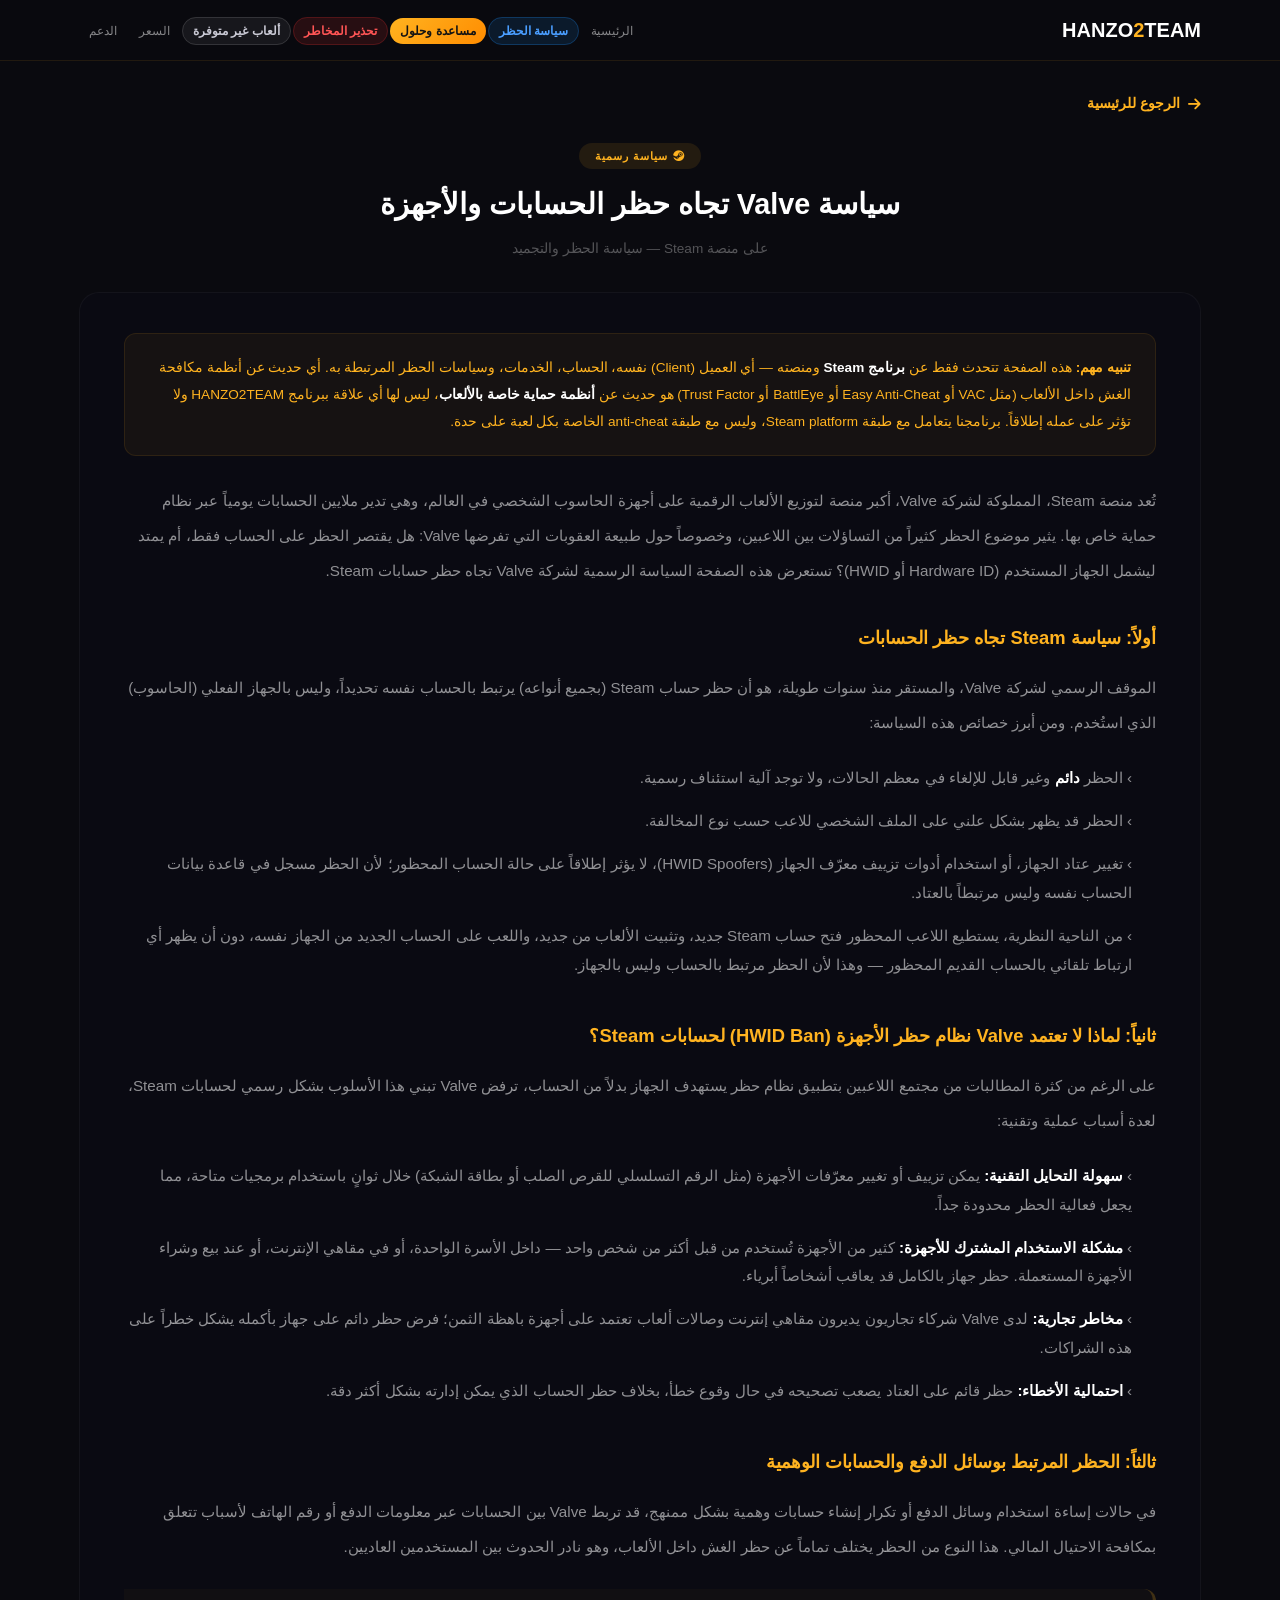
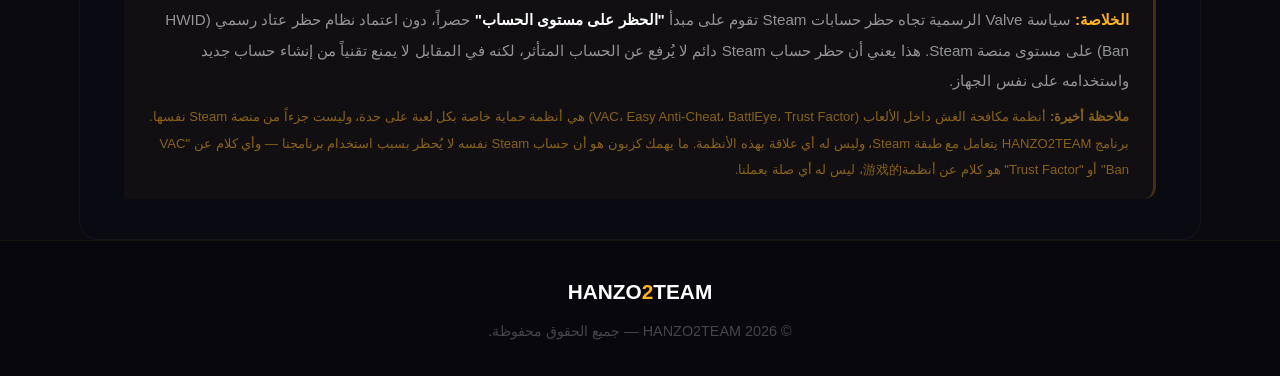
<file: policy.html>
<!DOCTYPE html>
<html lang="ar" dir="rtl">
<head>
  <meta charset="UTF-8">
  <meta name="viewport" content="width=device-width, initial-scale=1.0">
  <title>HANZO2TEAM – سياسة Valve تجاه الحظر</title>
  <link rel="stylesheet" href="style.css">
  <link rel="stylesheet" href="https://cdnjs.cloudflare.com/ajax/libs/font-awesome/6.5.0/css/all.min.css">
  <style>
    .page-wrap { padding-top: 90px; }
    .back-link {
      display: inline-flex; align-items: center; gap: 8px;
      color: #ffb320; text-decoration: none; font-weight: 600;
      margin-bottom: 24px; transition: opacity 0.3s; font-size: 0.9rem;
    }
    .back-link:hover { opacity: 0.7; cursor: pointer; }
  </style>
</head>
<body>

  <nav class="navbar" id="navbar">
    <div class="container nav-container">
      <a href="index.html" class="nav-logo">HANZO<span class="gold">2</span>TEAM</a>
      <ul class="nav-menu" id="navMenu">
        <li><a href="index.html" class="nav-link">الرئيسية</a></li>
        <li><a href="policy.html" class="nav-link nav-policy">سياسة الحظر</a></li>
        <li><a href="help.html" class="nav-link nav-help">مساعدة وحلول</a></li>
        <li><a href="dangers.html" class="nav-link nav-danger">تحذير المخاطر</a></li>
        <li><a href="broken-games.html" class="nav-link nav-unavail">ألعاب غير متوفرة</a></li>
        <li><a href="index.html#pricing" class="nav-link">السعر</a></li>
        <li><a href="index.html#contact" class="nav-link">الدعم</a></li>
      </ul>
    </div>
  </nav>

  <div class="container page-wrap">

    <a href="index.html" class="back-link"><i class="fas fa-arrow-right"></i> الرجوع للرئيسية</a>

    <div style="text-align:center;margin-bottom:30px;">
      <span style="display:inline-block;background:rgba(255,179,32,0.1);color:#ffb320;font-size:0.7rem;font-weight:800;padding:3px 16px;border-radius:50px;letter-spacing:1px;margin-bottom:10px;"><i class="fab fa-steam"></i>  سياسة رسمية</span>
      <h1 style="font-size:1.8rem;font-weight:800;color:#fff;margin-bottom:6px;">سياسة Valve تجاه حظر الحسابات والأجهزة</h1>
      <p style="color:rgba(255,255,255,0.3);font-size:0.85rem;">على منصة Steam — سياسة الحظر والتجميد</p>
    </div>

    <div style="background:#0a0a12;border:1px solid rgba(255,255,255,0.04);border-radius:20px;padding:40px 44px;line-height:2.3;color:rgba(255,255,255,0.55);font-size:0.95rem;">

      <div style="background:rgba(255,179,32,0.05);border:1px solid rgba(255,179,32,0.1);border-radius:12px;padding:20px 24px;margin-bottom:28px;">
        <p style="margin:0;line-height:2;color:#ffb320;font-size:0.85rem;"><strong>تنبيه مهم:</strong> هذه الصفحة تتحدث فقط عن <strong style="color:#fff;">برنامج Steam</strong> ومنصته — أي العميل (Client) نفسه، الحساب، الخدمات، وسياسات الحظر المرتبطة به. أي حديث عن أنظمة مكافحة الغش داخل الألعاب (مثل VAC أو Easy Anti-Cheat أو BattlEye أو Trust Factor) هو حديث عن <strong style="color:#fff;">أنظمة حماية خاصة بالألعاب</strong>، ليس لها أي علاقة ببرنامج HANZO2TEAM ولا تؤثر على عمله إطلاقاً. برنامجنا يتعامل مع طبقة Steam platform، وليس مع طبقة anti-cheat الخاصة بكل لعبة على حدة.</p>
      </div>

      <p style="margin-bottom:20px;">تُعد منصة Steam، المملوكة لشركة Valve، أكبر منصة لتوزيع الألعاب الرقمية على أجهزة الحاسوب الشخصي في العالم، وهي تدير ملايين الحسابات يومياً عبر نظام حماية خاص بها. يثير موضوع الحظر كثيراً من التساؤلات بين اللاعبين، وخصوصاً حول طبيعة العقوبات التي تفرضها Valve: هل يقتصر الحظر على الحساب فقط، أم يمتد ليشمل الجهاز المستخدم (Hardware ID أو HWID)؟ تستعرض هذه الصفحة السياسة الرسمية لشركة Valve تجاه حظر حسابات Steam.</p>

      <h2 style="color:#ffb320;font-size:1.15rem;margin:28px 0 12px;">أولاً: سياسة Steam تجاه حظر الحسابات</h2>
      <p style="margin-bottom:16px;">الموقف الرسمي لشركة Valve، والمستقر منذ سنوات طويلة، هو أن حظر حساب Steam (بجميع أنواعه) يرتبط بالحساب نفسه تحديداً، وليس بالجهاز الفعلي (الحاسوب) الذي استُخدم. ومن أبرز خصائص هذه السياسة:</p>
      <ul style="list-style:none;padding:0;margin:0 0 16px;">
        <li style="padding:7px 0;padding-right:24px;position:relative;line-height:1.9;">› الحظر <strong style="color:#fff;">دائم</strong> وغير قابل للإلغاء في معظم الحالات، ولا توجد آلية استئناف رسمية.</li>
        <li style="padding:7px 0;padding-right:24px;position:relative;line-height:1.9;">› الحظر قد يظهر بشكل علني على الملف الشخصي للاعب حسب نوع المخالفة.</li>
        <li style="padding:7px 0;padding-right:24px;position:relative;line-height:1.9;">› تغيير عتاد الجهاز، أو استخدام أدوات تزييف معرّف الجهاز (HWID Spoofers)، لا يؤثر إطلاقاً على حالة الحساب المحظور؛ لأن الحظر مسجل في قاعدة بيانات الحساب نفسه وليس مرتبطاً بالعتاد.</li>
        <li style="padding:7px 0;padding-right:24px;position:relative;line-height:1.9;">› من الناحية النظرية، يستطيع اللاعب المحظور فتح حساب Steam جديد، وتثبيت الألعاب من جديد، واللعب على الحساب الجديد من الجهاز نفسه، دون أن يظهر أي ارتباط تلقائي بالحساب القديم المحظور — وهذا لأن الحظر مرتبط بالحساب وليس بالجهاز.</li>
      </ul>

      <h2 style="color:#ffb320;font-size:1.15rem;margin:28px 0 12px;">ثانياً: لماذا لا تعتمد Valve نظام حظر الأجهزة (HWID Ban) لحسابات Steam؟</h2>
      <p style="margin-bottom:16px;">على الرغم من كثرة المطالبات من مجتمع اللاعبين بتطبيق نظام حظر يستهدف الجهاز بدلاً من الحساب، ترفض Valve تبني هذا الأسلوب بشكل رسمي لحسابات Steam، لعدة أسباب عملية وتقنية:</p>
      <ul style="list-style:none;padding:0;margin:0 0 16px;">
        <li style="padding:7px 0;padding-right:24px;position:relative;line-height:1.9;">› <strong style="color:#fff;">سهولة التحايل التقنية:</strong> يمكن تزييف أو تغيير معرّفات الأجهزة (مثل الرقم التسلسلي للقرص الصلب أو بطاقة الشبكة) خلال ثوانٍ باستخدام برمجيات متاحة، مما يجعل فعالية الحظر محدودة جداً.</li>
        <li style="padding:7px 0;padding-right:24px;position:relative;line-height:1.9;">› <strong style="color:#fff;">مشكلة الاستخدام المشترك للأجهزة:</strong> كثير من الأجهزة تُستخدم من قبل أكثر من شخص واحد — داخل الأسرة الواحدة، أو في مقاهي الإنترنت، أو عند بيع وشراء الأجهزة المستعملة. حظر جهاز بالكامل قد يعاقب أشخاصاً أبرياء.</li>
        <li style="padding:7px 0;padding-right:24px;position:relative;line-height:1.9;">› <strong style="color:#fff;">مخاطر تجارية:</strong> لدى Valve شركاء تجاريون يديرون مقاهي إنترنت وصالات ألعاب تعتمد على أجهزة باهظة الثمن؛ فرض حظر دائم على جهاز بأكمله يشكل خطراً على هذه الشراكات.</li>
        <li style="padding:7px 0;padding-right:24px;position:relative;line-height:1.9;">› <strong style="color:#fff;">احتمالية الأخطاء:</strong> حظر قائم على العتاد يصعب تصحيحه في حال وقوع خطأ، بخلاف حظر الحساب الذي يمكن إدارته بشكل أكثر دقة.</li>
      </ul>

      <h2 style="color:#ffb320;font-size:1.15rem;margin:28px 0 12px;">ثالثاً: الحظر المرتبط بوسائل الدفع والحسابات الوهمية</h2>
      <p style="margin-bottom:16px;">في حالات إساءة استخدام وسائل الدفع أو تكرار إنشاء حسابات وهمية بشكل ممنهج، قد تربط Valve بين الحسابات عبر معلومات الدفع أو رقم الهاتف لأسباب تتعلق بمكافحة الاحتيال المالي. هذا النوع من الحظر يختلف تماماً عن حظر الغش داخل الألعاب، وهو نادر الحدوث بين المستخدمين العاديين.</p>

      <div style="border-right:3px solid rgba(255,179,32,0.2);padding:16px 24px;margin:24px 0 0;background:rgba(255,179,32,0.03);border-radius:0 12px 12px 0;">
        <p style="margin:0;line-height:2;"><strong style="color:#ffb320;">الخلاصة:</strong> سياسة Valve الرسمية تجاه حظر حسابات Steam تقوم على مبدأ <strong style="color:#fff;">"الحظر على مستوى الحساب"</strong> حصراً، دون اعتماد نظام حظر عتاد رسمي (HWID Ban) على مستوى منصة Steam. هذا يعني أن حظر حساب Steam دائم لا يُرفع عن الحساب المتأثر، لكنه في المقابل لا يمنع تقنياً من إنشاء حساب جديد واستخدامه على نفس الجهاز.</p>
        <p style="margin:8px 0 0;line-height:2;color:rgba(255,179,32,0.5);font-size:0.82rem;"><strong>ملاحظة أخيرة:</strong> أنظمة مكافحة الغش داخل الألعاب (VAC، Easy Anti-Cheat، BattlEye، Trust Factor) هي أنظمة حماية خاصة بكل لعبة على حدة، وليست جزءاً من منصة Steam نفسها. برنامج HANZO2TEAM يتعامل مع طبقة Steam، وليس له أي علاقة بهذه الأنظمة. ما يهمك كزبون هو أن حساب Steam نفسه لا يُحظر بسبب استخدام برنامجنا — وأي كلام عن "VAC Ban" أو "Trust Factor" هو كلام عن أنظمة游戏的، ليس له أي صلة بعملنا.</p>
      </div>

    </div>

  </div>

  <footer class="footer">
    <div class="container footer-content">
      <div class="footer-logo">HANZO<span class="gold">2</span>TEAM</div>
      <p>&copy; 2026 HANZO2TEAM — جميع الحقوق محفوظة.</p>
    </div>
  </footer>

</body>
</html>
</file>
<file: style.css>
/* ====== إعدادات عامة ====== */
* {
  margin: 0;
  padding: 0;
  box-sizing: border-box;
}

html {
  scroll-behavior: smooth;
}

body {
  font-family: 'Segoe UI', Tahoma, Arial, sans-serif;
  background: #0a0a0f;
  color: #e0e1e6;
  line-height: 1.8;
  direction: rtl;
  text-align: right;
}

.container {
  width: 90%;
  max-width: 1200px;
  margin: 0 auto;
  padding: 0 15px;
}

.gold {
  color: #ffb320;
}

/* ====== أزرار ====== */
.btn {
  display: inline-block;
  padding: 14px 36px;
  border-radius: 50px;
  text-decoration: none;
  font-weight: 700;
  font-size: 1rem;
  transition: all 0.3s ease;
  border: none;
  cursor: pointer;
}

.btn-gold {
  background: linear-gradient(135deg, #ffb320, #ff8c00);
  color: #131313;
  box-shadow: 0 4px 20px rgba(255, 179, 32, 0.25);
}

.btn-gold:hover {
  transform: translateY(-3px);
  box-shadow: 0 8px 30px rgba(255, 179, 32, 0.45);
}

.btn-outline {
  background: transparent;
  color: #ffb320;
  border: 2px solid rgba(255, 179, 32, 0.3);
}

.btn-outline:hover {
  background: rgba(255, 179, 32, 0.1);
  border-color: #ffb320;
  transform: translateY(-3px);
}

/* ====== شريط التنقل ====== */
.navbar {
  position: fixed;
  top: 0;
  width: 100%;
  background: rgba(10, 10, 15, 0.95);
  backdrop-filter: blur(12px);
  border-bottom: 1px solid rgba(255, 179, 32, 0.1);
  z-index: 1000;
  transition: background 0.3s;
}

.nav-container {
  display: flex;
  align-items: center;
  justify-content: space-between;
  height: 60px;
  gap: 4px;
}

.nav-logo {
  font-size: 1.25rem;
  font-weight: 800;
  color: #fff;
  text-decoration: none;
  letter-spacing: 0;
  flex-shrink: 0;
}

.nav-menu {
  display: flex;
  list-style: none;
  gap: 2px;
}

.nav-link {
  color: rgba(255, 255, 255, 0.5);
  text-decoration: none;
  padding: 6px 10px;
  border-radius: 30px;
  font-size: 0.78rem;
  font-weight: 500;
  transition: all 0.3s;
  white-space: nowrap;
}

.nav-link:hover {
  color: #ffb320;
  background: rgba(255, 179, 32, 0.08);
}

.nav-help {
  background: linear-gradient(135deg, #ffb320, #ff8c00);
  color: #131313 !important;
  font-weight: 700;
}

.nav-help:hover {
  background: linear-gradient(135deg, #ffc44d, #ff9f20) !important;
  color: #131313 !important;
  transform: scale(1.05);
}

.nav-danger {
  background: rgba(255, 50, 50, 0.12);
  color: #ff5555 !important;
  font-weight: 700;
  border: 1px solid rgba(255, 50, 50, 0.2);
}

.nav-policy {
  background: rgba(30, 144, 255, 0.12);
  color: #4a9eff !important;
  font-weight: 700;
  border: 1px solid rgba(30, 144, 255, 0.25);
}

.nav-policy:hover {
  background: rgba(30, 144, 255, 0.22) !important;
  color: #6db8ff !important;
}

.nav-danger:hover {
  background: rgba(255, 50, 50, 0.2) !important;
  color: #ff7777 !important;
}

.nav-unavail {
  background: rgba(255, 255, 255, 0.06);
  color: #c9c9d4 !important;
  font-weight: 700;
  border: 1px solid rgba(255, 255, 255, 0.12);
}

.nav-unavail:hover {
  background: rgba(255, 255, 255, 0.12) !important;
  color: #ffffff !important;
}

.nav-unavail.active {
  background: rgba(255, 179, 32, 0.12) !important;
  color: #ffb320 !important;
  border-color: rgba(255, 179, 32, 0.3) !important;
}

.nav-toggle {
  display: none;
  background: none;
  border: none;
  color: #ffb320;
  font-size: 1.5rem;
  cursor: pointer;
}

/* ====== جسيمات وفيجوالايزر ====== */
#particlesCanvas {
  position: fixed;
  top: 0;
  left: 0;
  width: 100%;
  height: 100%;
  pointer-events: none;
  z-index: 0;
}

/* ====== القسم الرئيسي ====== */
.hero {
  min-height: 100vh;
  display: flex;
  align-items: center;
  justify-content: center;
  text-align: center;
  position: relative;
  padding: 120px 0 80px;
  background: linear-gradient(135deg, #07070d 0%, #0e0e18 50%, #07070d 100%);
  overflow: hidden;
}

.hero-glow {
  position: absolute;
  width: 600px;
  height: 600px;
  background: radial-gradient(circle, rgba(255, 179, 32, 0.06) 0%, transparent 70%);
  top: -200px;
  left: -200px;
  pointer-events: none;
}

.hero-content {
  position: relative;
  z-index: 2;
}

.hero-logo-img {
  width: 100px;
  height: 100px;
  margin: 0 auto 24px;
  border-radius: 50%;
  object-fit: cover;
  display: block;
  box-shadow: 0 0 40px rgba(255, 179, 32, 0.25);
  animation: logoPulse 2s ease-in-out infinite;
}

@keyframes logoPulse {
  0%, 100% { box-shadow: 0 0 40px rgba(255, 179, 32, 0.25); }
  50% { box-shadow: 0 0 70px rgba(255, 179, 32, 0.45); }
}

.hero-bg-video {
  position: absolute;
  top: 0;
  left: 0;
  width: 100%;
  height: 100%;
  overflow: hidden;
  z-index: 0;
  opacity: 0.4;
}

.hero-bg-video video {
  width: 100%;
  height: 100%;
  object-fit: cover;
}

.hero-title {
  font-size: 3.2rem;
  font-weight: 800;
  color: #fff;
  margin-bottom: 8px;
  letter-spacing: 1px;
}

.hero-subtitle {
  font-size: 1.3rem;
  color: #ffb320;
  margin-bottom: 14px;
  font-weight: 500;
}

.hero-desc {
  font-size: 1.05rem;
  color: rgba(255, 255, 255, 0.5);
  max-width: 650px;
  margin: 0 auto 36px;
}

.hero-buttons {
  display: flex;
  gap: 16px;
  justify-content: center;
  flex-wrap: wrap;
}

.hero-wave {
  position: absolute;
  bottom: 0;
  left: 0;
  width: 100%;
  line-height: 0;
}

.hero-wave svg {
  display: block;
  width: 100%;
  height: 60px;
}

/* ====== عناوين الأقسام ====== */
.section {
  padding: 90px 0;
}

.section-title {
  font-size: 2rem;
  font-weight: 700;
  color: #fff;
  text-align: center;
  margin-bottom: 6px;
  position: relative;
}

.section-title::after {
  content: '';
  display: block;
  width: 50px;
  height: 3px;
  background: #ffb320;
  margin: 12px auto 0;
  border-radius: 2px;
}

.section-subtitle {
  text-align: center;
  color: rgba(255, 255, 255, 0.35);
  font-size: 1rem;
  margin-bottom: 50px;
}

/* ====== قسم عن الأداة ====== */
.about {
  background: #0a0a0f;
}

.about-grid {
  display: grid;
  grid-template-columns: 1.5fr 1fr;
  gap: 50px;
  align-items: center;
}

.about-text p {
  margin-bottom: 16px;
  font-size: 1.02rem;
  color: rgba(255, 255, 255, 0.65);
  line-height: 1.9;
}

.about-text strong {
  color: #ffb320;
}

.about-stats {
  display: flex;
  flex-direction: column;
  gap: 18px;
}

.stat-card {
  background: rgba(255, 255, 255, 0.03);
  border: 1px solid rgba(255, 179, 32, 0.1);
  border-radius: 16px;
  padding: 22px 25px;
  text-align: center;
  transition: all 0.3s;
  position: relative;
  overflow: hidden;
}

.stat-card::before {
  content: '';
  position: absolute;
  top: 0;
  left: 0;
  right: 0;
  height: 3px;
  background: linear-gradient(90deg, #ffb320, #ff8c00);
}

.stat-card:hover {
  transform: translateX(-5px);
  border-color: rgba(255, 179, 32, 0.3);
  box-shadow: 0 8px 30px rgba(0, 0, 0, 0.3);
}

.stat-icon {
  font-size: 1.6rem;
  color: #ffb320;
  margin-bottom: 8px;
}

.stat-number {
  display: block;
  font-size: 2.2rem;
  font-weight: 800;
  color: #ffb320;
}

.stat-label {
  font-size: 0.9rem;
  color: rgba(255, 255, 255, 0.4);
  margin-top: 4px;
}

/* ====== قسم المميزات ====== */
.features {
  background: #0e0e18;
}

.features-grid {
  display: grid;
  grid-template-columns: repeat(4, 1fr);
  gap: 20px;
}

.feature-card {
  background: rgba(255, 255, 255, 0.03);
  border: 1px solid rgba(255, 179, 32, 0.08);
  border-radius: 18px;
  padding: 30px 22px;
  text-align: center;
  transition: all 0.4s ease;
  position: relative;
  overflow: hidden;
}

.feature-card::after {
  content: '';
  position: absolute;
  bottom: 0;
  left: 0;
  right: 0;
  height: 2px;
  background: linear-gradient(90deg, transparent, #ffb320, transparent);
  transform: scaleX(0);
  transition: transform 0.4s ease;
}

.feature-card:hover::after {
  transform: scaleX(1);
}

.feature-card:hover {
  transform: translateY(-8px);
  border-color: rgba(255, 179, 32, 0.2);
  box-shadow: 0 16px 40px rgba(0, 0, 0, 0.4);
}

.feature-icon {
  font-size: 2rem;
  color: #ffb320;
  margin-bottom: 16px;
}

.feature-card h3 {
  color: #fff;
  font-size: 1.05rem;
  margin-bottom: 10px;
}

.feature-card p {
  color: rgba(255, 255, 255, 0.45);
  font-size: 0.9rem;
  line-height: 1.7;
}

/* ====== قسم كيفية الاستخدام ====== */
.guide {
  background: #0a0a0f;
}

.guide-steps {
  display: flex;
  flex-direction: column;
  gap: 16px;
  max-width: 800px;
  margin: 0 auto 50px;
}

.guide-step {
  display: flex;
  align-items: center;
  gap: 22px;
  background: rgba(255, 255, 255, 0.02);
  border: 1px solid rgba(255, 179, 32, 0.06);
  border-radius: 16px;
  padding: 20px 24px;
  transition: all 0.3s;
}

.guide-step:hover {
  border-color: rgba(255, 179, 32, 0.2);
  transform: translateX(-6px);
  background: rgba(255, 179, 32, 0.03);
}

.step-number {
  min-width: 52px;
  height: 52px;
  background: linear-gradient(135deg, #ffb320, #ff8c00);
  color: #131313;
  font-size: 1.2rem;
  display: flex;
  align-items: center;
  justify-content: center;
  border-radius: 50%;
  flex-shrink: 0;
  box-shadow: 0 4px 16px rgba(255, 179, 32, 0.25);
}

.step-content h3 {
  color: #fff;
  font-size: 1.1rem;
  margin-bottom: 2px;
}

.step-content p {
  color: rgba(255, 255, 255, 0.45);
  font-size: 0.92rem;
}

/* ====== Accordion ====== */
.accordion-title {
  text-align: center;
  color: #fff;
  font-size: 1.3rem;
  margin-bottom: 20px;
}

.accordion {
  max-width: 800px;
  margin: 0 auto;
}

.accordion-item {
  border: 1px solid rgba(255, 179, 32, 0.08);
  border-radius: 14px;
  margin-bottom: 10px;
  overflow: hidden;
  transition: border-color 0.3s;
}

.accordion-item:hover {
  border-color: rgba(255, 179, 32, 0.2);
}

.accordion-header {
  width: 100%;
  background: rgba(255, 179, 32, 0.02);
  color: #e0e1e6;
  padding: 18px 22px;
  text-align: right;
  border: none;
  font-size: 0.98rem;
  font-weight: 600;
  cursor: pointer;
  display: flex;
  align-items: center;
  justify-content: space-between;
  transition: background 0.3s;
}

.accordion-header:hover {
  background: rgba(255, 179, 32, 0.06);
}

.accordion-header i {
  transition: transform 0.3s;
  color: #ffb320;
}

.accordion-item.active .accordion-header i {
  transform: rotate(180deg);
}

.accordion-body {
  max-height: 0;
  overflow: hidden;
  transition: max-height 0.4s ease, padding 0.3s;
}

.accordion-item.active .accordion-body {
  max-height: 220px;
  padding: 0 22px 18px;
}

.accordion-body p {
  color: rgba(255, 255, 255, 0.5);
  font-size: 0.92rem;
  line-height: 1.8;
}

/* ====== بطاقة الترخيص الدائمي ====== */
.pricing {
  background: #0e0e18;
}

.pricing-card {
  max-width: 520px;
  margin: 0 auto;
  background: linear-gradient(160deg, rgba(20, 20, 30, 0.9), rgba(10, 10, 18, 0.95));
  border: 1px solid rgba(255, 179, 32, 0.15);
  border-radius: 28px;
  padding: 48px 40px;
  text-align: center;
  position: relative;
  overflow: hidden;
  transition: all 0.4s ease;
}

.pricing-card::before {
  content: '';
  position: absolute;
  top: -2px;
  left: -2px;
  right: -2px;
  bottom: -2px;
  background: linear-gradient(135deg, #ffb320, transparent, #ff8c00, transparent);
  border-radius: 29px;
  z-index: -1;
  opacity: 0.3;
}

.pricing-card:hover {
  transform: translateY(-6px);
  box-shadow: 0 20px 60px rgba(255, 179, 32, 0.1);
}

.pricing-badge {
  display: inline-block;
  background: linear-gradient(135deg, #ffb320, #ff8c00);
  color: #131313;
  font-size: 0.8rem;
  font-weight: 800;
  padding: 6px 22px;
  border-radius: 50px;
  margin-bottom: 20px;
  letter-spacing: 1px;
}

.pricing-header h3 {
  font-size: 1.6rem;
  font-weight: 700;
  color: #fff;
  margin-bottom: 4px;
}

.pricing-sub {
  color: rgba(255, 255, 255, 0.35);
  font-size: 0.9rem;
}

.pricing-price {
  margin: 28px 0;
}

.pricing-price .price {
  font-size: 4rem;
  font-weight: 900;
  color: #ffb320;
  line-height: 1;
}

.pricing-price .currency {
  font-size: 1.2rem;
  color: rgba(255, 179, 32, 0.6);
  margin-right: 6px;
}

.pricing-features {
  list-style: none;
  text-align: right;
  margin: 0 0 30px;
}

.pricing-features li {
  padding: 10px 0;
  color: rgba(255, 255, 255, 0.65);
  font-size: 0.98rem;
  border-bottom: 1px solid rgba(255, 179, 32, 0.05);
  display: flex;
  align-items: center;
  gap: 12px;
}

.pricing-features li:last-child {
  border-bottom: none;
}

.pricing-features li i {
  color: #ffb320;
  font-size: 1.1rem;
  flex-shrink: 0;
}

.pricing-btn {
  width: 100%;
  padding: 16px;
  font-size: 1.1rem;
}

/* ====== نافذة عرض ترويجي ====== */
.promo-overlay {
  position: fixed;
  inset: 0;
  background: rgba(0, 0, 0, 0.85);
  backdrop-filter: blur(16px);
  display: none;
  align-items: center;
  justify-content: center;
  z-index: 10000;
  animation: fadeIn 0.4s ease;
}

.promo-overlay.active {
  display: flex;
}

.promo-box {
  background: linear-gradient(160deg, rgba(40, 35, 25, 0.98), rgba(20, 18, 15, 0.98));
  border: 1px solid rgba(255, 230, 0, 0.25);
  border-radius: 28px;
  padding: 44px 38px;
  max-width: 480px;
  width: 92%;
  text-align: center;
  position: relative;
  box-shadow: 0 30px 100px rgba(0, 0, 0, 0.7), 0 0 80px rgba(255, 230, 0, 0.06);
  animation: modalIn 0.6s cubic-bezier(0.34, 1.56, 0.64, 1);
  overflow: hidden;
}

.promo-box::before {
  content: '';
  position: absolute;
  top: -50%;
  left: -50%;
  width: 200%;
  height: 200%;
  background: conic-gradient(from 0deg, transparent, rgba(255, 230, 0, 0.04), transparent, rgba(255, 230, 0, 0.04), transparent);
  animation: promoSpin 6s linear infinite;
  z-index: 0;
}

@keyframes promoSpin {
  to { transform: rotate(360deg); }
}

.promo-close {
  position: absolute;
  top: 16px;
  left: 20px;
  background: none;
  border: none;
  color: rgba(255, 255, 255, 0.25);
  font-size: 1.3rem;
  cursor: pointer;
  transition: color 0.3s;
  z-index: 2;
}

.promo-close:hover {
  color: #ffe600;
}

.promo-icon {
  font-size: 3.5rem;
  color: #ffe600;
  margin-bottom: 14px;
  position: relative;
  z-index: 1;
  animation: promoFire 1s ease-in-out infinite alternate;
}

@keyframes promoFire {
  from { transform: scale(1) translateY(0); }
  to { transform: scale(1.1) translateY(-4px); }
}

.promo-title {
  font-size: 1.6rem;
  font-weight: 800;
  color: #ffe600;
  margin: 0 0 12px;
  position: relative;
  z-index: 1;
  line-height: 1.4;
}

.promo-desc {
  font-size: 1rem;
  color: rgba(200, 200, 200, 0.75);
  line-height: 1.8;
  margin-bottom: 28px;
  position: relative;
  z-index: 1;
}

.promo-timer {
  font-size: 0.85rem;
  color: rgba(255, 230, 0, 0.5);
  margin-bottom: 18px;
  position: relative;
  z-index: 1;
  direction: ltr;
  display: inline-block;
  background: rgba(255, 230, 0, 0.05);
  padding: 6px 18px;
  border-radius: 50px;
  border: 1px solid rgba(255, 230, 0, 0.1);
}

.promo-btn {
  width: 100%;
  padding: 16px;
  font-size: 1.1rem;
  position: relative;
  z-index: 1;
  animation: promoBtnPulse 2s ease-in-out infinite;
}

@keyframes promoBtnPulse {
  0%, 100% { box-shadow: 0 4px 20px rgba(255, 230, 0, 0.25); }
  50% { box-shadow: 0 4px 40px rgba(255, 230, 0, 0.5); }
}

/* ====== نافذة الدفع ====== */
.modal-overlay {
  position: fixed;
  inset: 0;
  background: rgba(0, 0, 0, 0.8);
  backdrop-filter: blur(12px);
  display: none;
  align-items: center;
  justify-content: center;
  z-index: 9999;
  animation: fadeIn 0.3s ease;
}

.modal-overlay.active {
  display: flex;
}

.modal-box {
  background: linear-gradient(160deg, rgba(20, 20, 30, 0.98), rgba(10, 10, 18, 0.98));
  backdrop-filter: blur(30px);
  border: 1px solid rgba(255, 179, 32, 0.15);
  border-radius: 24px;
  padding: 40px 36px;
  max-width: 440px;
  width: 92%;
  text-align: center;
  box-shadow: 0 24px 80px rgba(0, 0, 0, 0.6), 0 0 60px rgba(255, 179, 32, 0.04);
  position: relative;
  animation: modalIn 0.5s cubic-bezier(0.34, 1.56, 0.64, 1);
}

.modal-close {
  position: absolute;
  top: 14px;
  left: 18px;
  background: none;
  border: none;
  color: rgba(255, 255, 255, 0.3);
  font-size: 1.3rem;
  cursor: pointer;
  transition: color 0.3s;
}

.modal-close:hover {
  color: #ffb320;
}

.modal-icon {
  font-size: 2.8rem;
  color: #ffb320;
  margin-bottom: 12px;
}

.modal-title {
  margin: 0 0 6px;
  font-size: 1.3rem;
  font-weight: 700;
  color: #fff;
}

.modal-desc {
  font-size: 0.92rem;
  color: rgba(255, 255, 255, 0.45);
  margin-bottom: 28px;
  line-height: 1.6;
}

.modal-channels {
  display: flex;
  flex-direction: column;
  gap: 12px;
}

.channel-btn {
  display: flex;
  align-items: center;
  justify-content: center;
  gap: 12px;
  padding: 16px;
  border-radius: 14px;
  text-decoration: none;
  font-size: 1rem;
  font-weight: 600;
  transition: all 0.3s ease;
  border: none;
  cursor: pointer;
}

.channel-btn.whatsapp {
  background: rgba(37, 211, 102, 0.12);
  color: #25d366;
  border: 1px solid rgba(37, 211, 102, 0.2);
}

.channel-btn.whatsapp:hover {
  background: rgba(37, 211, 102, 0.2);
  transform: translateY(-2px);
}

.channel-btn.facebook {
  background: rgba(24, 119, 242, 0.12);
  color: #1877f2;
  border: 1px solid rgba(24, 119, 242, 0.2);
}

.channel-btn.facebook:hover {
  background: rgba(24, 119, 242, 0.2);
  transform: translateY(-2px);
}

.channel-btn.telegram {
  background: rgba(0, 136, 204, 0.12);
  color: #0088cc;
  border: 1px solid rgba(0, 136, 204, 0.2);
}

.channel-btn.telegram:hover {
  background: rgba(0, 136, 204, 0.2);
  transform: translateY(-2px);
}

@keyframes fadeIn {
  from { opacity: 0; }
  to { opacity: 1; }
}

@keyframes modalIn {
  from { opacity: 0; transform: scale(0.85) translateY(30px); }
  to { opacity: 1; transform: scale(1) translateY(0); }
}

/* ====== قسم الدعم والتواصل ====== */
.contact {
  background: #0a0a0f;
}

.contact-grid {
  display: grid;
  grid-template-columns: 1.2fr 1fr;
  gap: 50px;
}

.contact-form {
  display: flex;
  flex-direction: column;
  gap: 16px;
}

.contact-form input,
.contact-form textarea {
  width: 100%;
  padding: 16px 20px;
  background: rgba(255, 255, 255, 0.04);
  border: 1px solid rgba(255, 179, 32, 0.12);
  border-radius: 14px;
  color: #fff;
  font-size: 1rem;
  font-family: inherit;
  transition: border-color 0.3s;
}

.contact-form input::placeholder,
.contact-form textarea::placeholder {
  color: rgba(255, 255, 255, 0.25);
}

.contact-form input:focus,
.contact-form textarea:focus {
  outline: none;
  border-color: #ffb320;
  box-shadow: 0 0 20px rgba(255, 179, 32, 0.06);
}

.contact-form textarea {
  resize: vertical;
}

.contact-form button {
  align-self: flex-start;
}

.contact-info {
  display: flex;
  flex-direction: column;
  gap: 16px;
  justify-content: center;
}

.info-item {
  display: flex;
  align-items: center;
  gap: 14px;
  color: rgba(255, 255, 255, 0.6);
  font-size: 0.98rem;
}

.info-item i {
  width: 40px;
  height: 40px;
  display: flex;
  align-items: center;
  justify-content: center;
  background: rgba(255, 179, 32, 0.08);
  border-radius: 50%;
  color: #ffb320;
  font-size: 1.1rem;
  flex-shrink: 0;
}

.contact-link {
  color: rgba(255, 255, 255, 0.6);
  text-decoration: none;
  transition: color 0.3s;
}

.contact-link:hover {
  color: #ffb320;
}

.contact-note {
  margin-top: 12px;
  color: rgba(255, 179, 32, 0.4);
  font-size: 0.85rem;
  border-right: 2px solid rgba(255, 179, 32, 0.15);
  padding-right: 14px;
}

.social-links {
  display: flex;
  gap: 12px;
  margin-top: 6px;
}

.social-link {
  width: 44px;
  height: 44px;
  display: flex;
  align-items: center;
  justify-content: center;
  background: rgba(255, 179, 32, 0.06);
  border-radius: 50%;
  color: rgba(255, 255, 255, 0.5);
  text-decoration: none;
  transition: all 0.3s;
  font-size: 1.1rem;
}

.social-link:hover {
  background: #ffb320;
  color: #131313;
  transform: translateY(-3px);
}

/* ====== التذييل ====== */
.footer {
  background: #07070d;
  border-top: 1px solid rgba(255, 179, 32, 0.06);
  padding: 32px 0;
}

.footer-content {
  text-align: center;
  color: rgba(255, 255, 255, 0.25);
  font-size: 0.9rem;
}

.footer-logo {
  font-size: 1.3rem;
  font-weight: 700;
  color: #fff;
  margin-bottom: 8px;
}

/* ====== تصميم متجاوب ====== */
@media (max-width: 992px) {
  .about-grid {
    grid-template-columns: 1fr;
    gap: 35px;
  }

  .features-grid {
    grid-template-columns: repeat(2, 1fr);
  }

  .contact-grid {
    grid-template-columns: 1fr;
  }
}

@media (max-width: 1100px) {
  .nav-link {
    padding: 6px 7px;
    font-size: 0.7rem;
  }
  .nav-menu {
    gap: 1px;
  }
  .nav-logo {
    font-size: 1.1rem;
  }
}

@media (max-width: 768px) {
  .nav-container {
    height: 70px;
  }
  .nav-menu {
    position: fixed;
    top: 70px;
    right: -100%;
    width: 70%;
    height: 100vh;
    background: rgba(7, 7, 13, 0.98);
    backdrop-filter: blur(20px);
    flex-direction: column;
    align-items: center;
    justify-content: flex-start;
    padding-top: 30px;
    gap: 6px;
    transition: right 0.4s ease;
    border-left: 1px solid rgba(255, 179, 32, 0.08);
  }

  .nav-menu.active {
    right: 0;
  }

  .nav-toggle {
    display: block;
  }

  .nav-help {
    background: rgba(255, 179, 32, 0.15);
    color: #ffb320 !important;
  }

  .nav-help:hover {
    background: rgba(255, 179, 32, 0.25) !important;
    color: #ffb320 !important;
  }

  .nav-danger {
    background: rgba(255, 50, 50, 0.1);
    color: #ff5555 !important;
    border: 1px solid rgba(255, 50, 50, 0.15);
  }

  .nav-danger:hover {
    background: rgba(255, 50, 50, 0.2) !important;
    color: #ff7777 !important;
  }

  .nav-policy {
    background: rgba(30, 144, 255, 0.1);
    color: #4a9eff !important;
    border: 1px solid rgba(30, 144, 255, 0.15);
  }

  .nav-policy:hover {
    background: rgba(30, 144, 255, 0.2) !important;
    color: #6db8ff !important;
  }

  .nav-unavail {
    background: rgba(255, 255, 255, 0.05);
    color: #c9c9d4 !important;
    border: 1px solid rgba(255, 255, 255, 0.1);
  }

  .nav-unavail:hover {
    background: rgba(255, 255, 255, 0.12) !important;
    color: #ffffff !important;
  }

  .hero-title {
    font-size: 2.2rem;
  }

  .hero-subtitle {
    font-size: 1.1rem;
  }

  .hero-logo-img {
    width: 80px;
    height: 80px;
  }

  .features-grid {
    grid-template-columns: 1fr;
  }

  .guide-step {
    flex-direction: column;
    align-items: center;
    text-align: center;
  }

  .section-title {
    font-size: 1.6rem;
  }

  .pricing-card {
    padding: 32px 22px;
  }

  .pricing-price .price {
    font-size: 2.8rem;
  }
}

@media (max-width: 480px) {
  .hero-title {
    font-size: 1.7rem;
  }

  .hero-desc {
    font-size: 0.92rem;
  }

  .stat-number {
    font-size: 1.8rem;
  }

  .btn {
    padding: 12px 26px;
    font-size: 0.88rem;
  }

  .hero-buttons {
    flex-direction: column;
    align-items: center;
  }
}

/* ============================
   RADAR LOADING OVERLAY
============================ */
#radarOverlay {
  position: fixed; top: 0; left: 0; width: 100%; height: 100%;
  background: #06060c; z-index: 999999;
  display: flex; align-items: center; justify-content: center;
  transition: opacity 0.8s ease; direction: ltr;
}
#radarOverlay.fade-out { opacity: 0; pointer-events: none; }
.radar-wrap { text-align: center; }
.radar-svg { width: 280px; height: 280px; margin: 0 auto 16px; }
.radar-title {
  font-family: 'Segoe UI', Arial, sans-serif;
  color: #fff; font-size: 1.05rem; font-weight: 700; margin-bottom: 4px;
}
.radar-sub {
  font-family: 'Segoe UI', Arial, sans-serif;
  color: rgba(255,255,255,0.3); font-size: 0.8rem; line-height: 1.7;
}
.radar-sub .g { color: #ffb320; }
.radar-sub .r { color: #ff5555; }
</file>
